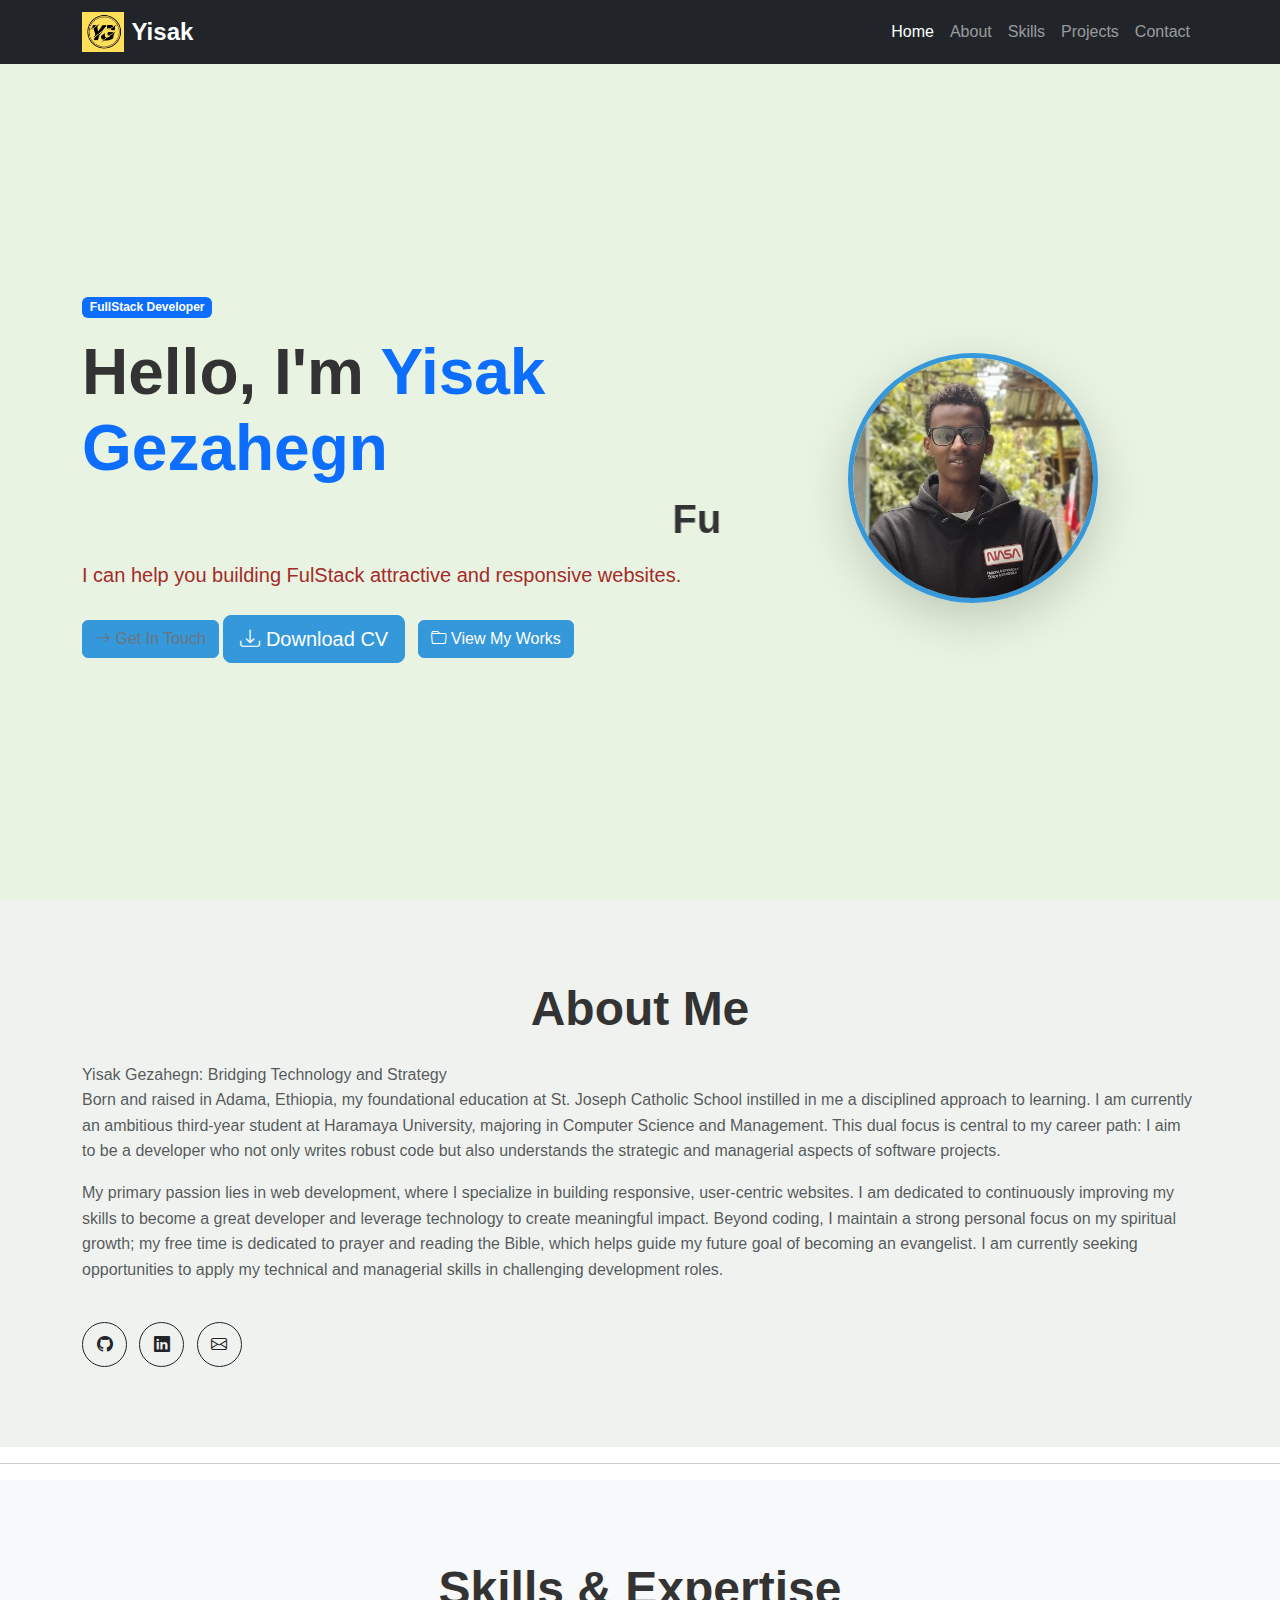
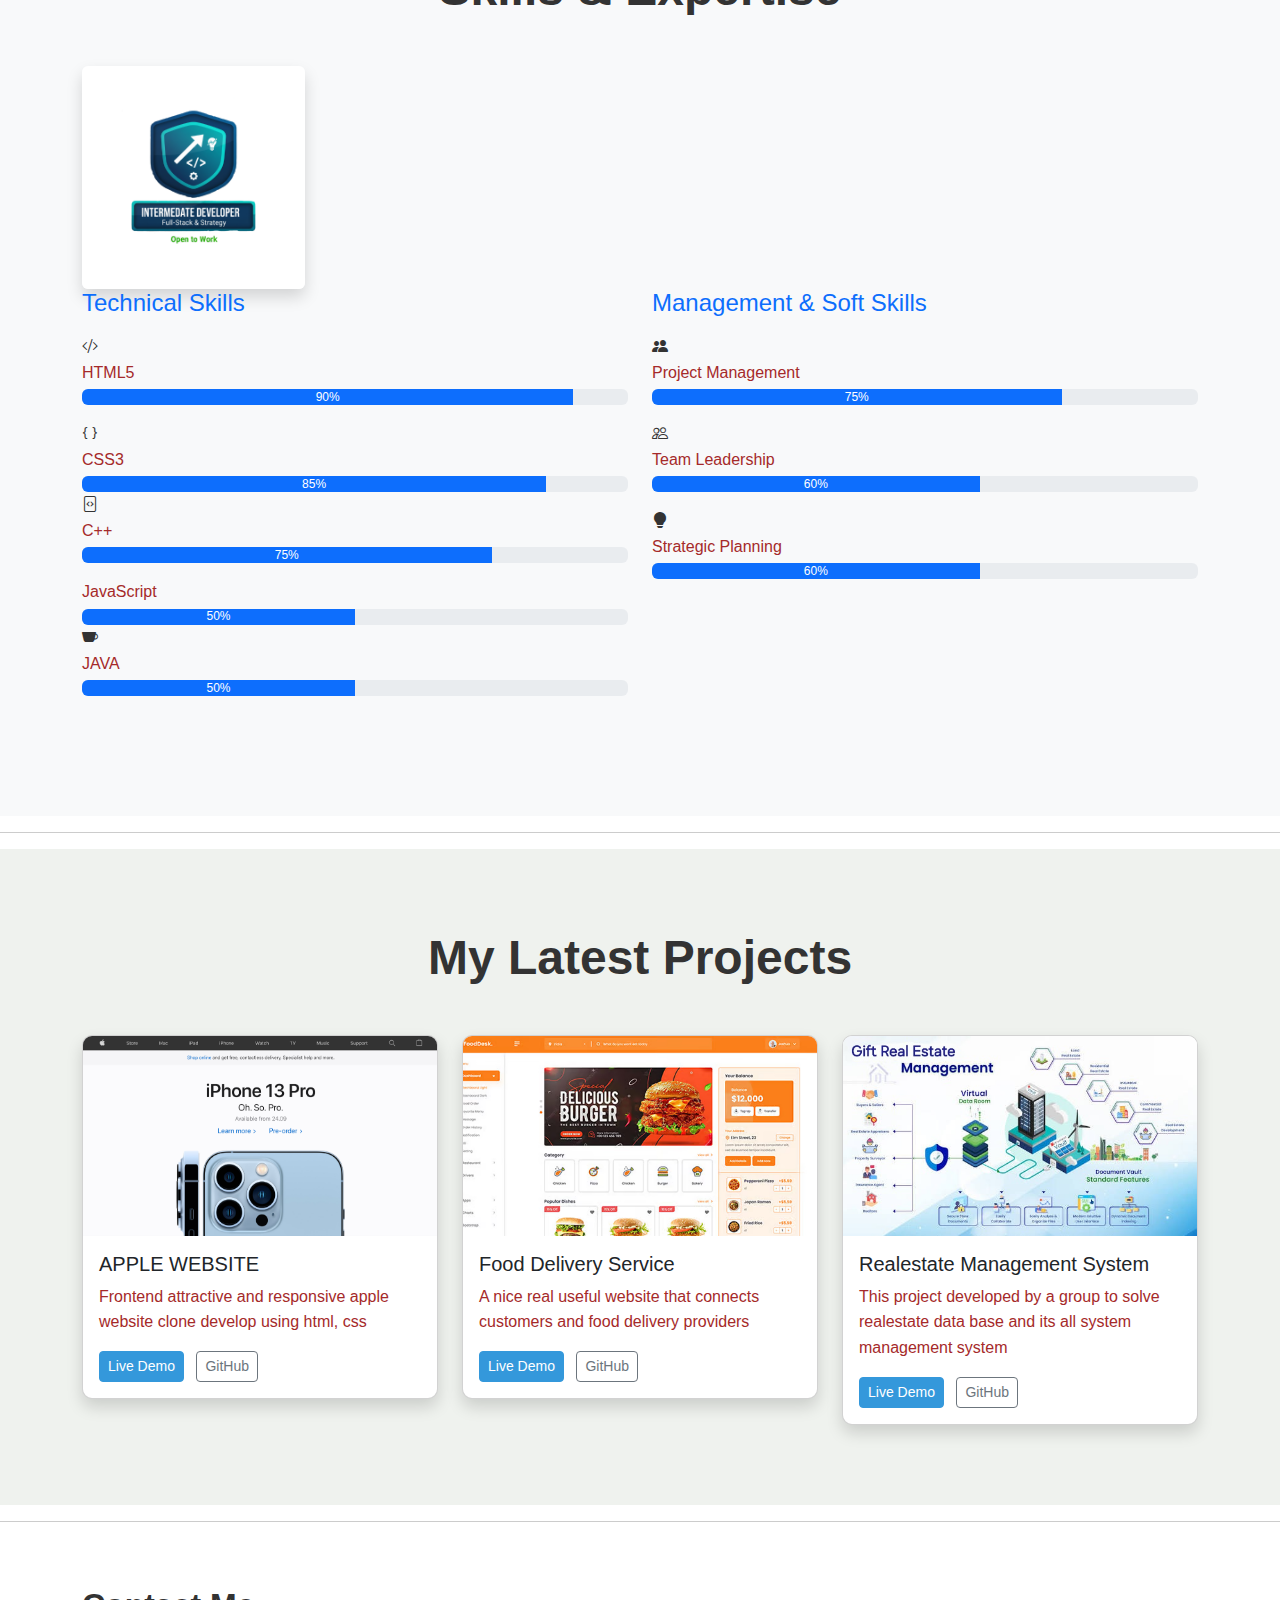
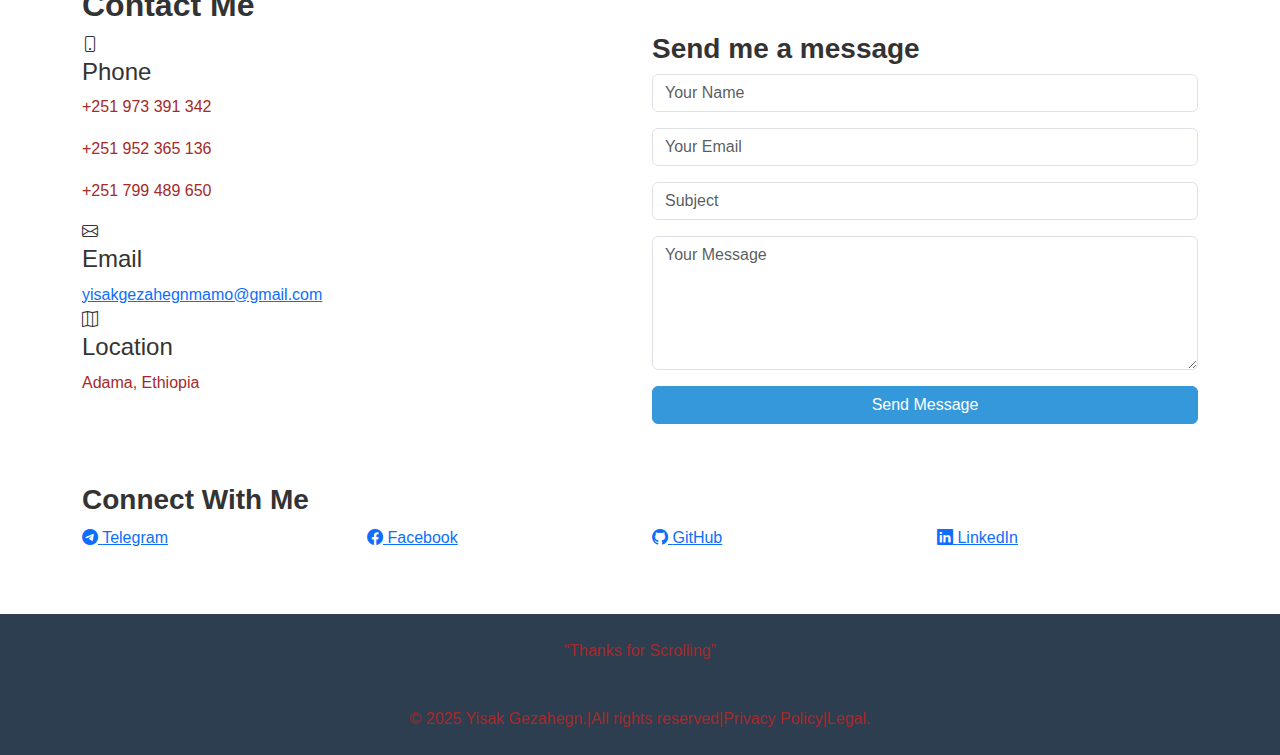
<file: index.html>
<!DOCTYPE html>
<html lang="en">
<head>
    <meta charset="UTF-8">
    <meta name="viewport" content="width=device-width, initial-scale=1.0">
    <title>Yisak Gezahegn | Full Stack Developer & Computer Scientist</title>
    <meta name="title" content="Yisak Gezahegn | Full Stack Developer & Computer Scientist">
     <meta name="description" content="Portfolio of Yisak Gezahegn, a Computer Science student at Haramaya University, Ethiopia. Specializing in Python, Web Development, and Software Engineering.">
<meta name="keywords" content="Yisak Gezahegn, Full Stack Developer Ethiopia, Haramaya University, Computer Science Student, Python Developer, Web Design, Software Engineer Ethiopia, Gospel Evangelist">
    <meta name="author" content="Yisak Gezahegn">
<meta name="viewport" content="width=device-width, initial-scale=1.0">

<meta property="og:type" content="website">
     <meta property="og:url" content="https://yisak-gezahegn.github.io/YISAK_GEZAHEGN/">
<meta property="og:title" content="Yisak Gezahegn | Full Stack Developer">
<meta property="og:description" content="Check out my portfolio. I am a Computer Science student and Developer based in Haramaya, Ethiopia.">
   <meta property="og:image" content="https://yisak-gezahegn.github.io/YISAK_GEZAHEGN/assets/images/about.jpg">

<meta property="twitter:card" content="summary_large_image">
<meta property="twitter:url" content="https://yisak-gezahegn.github.io/YISAK_GEZAHEGN/">
<meta property="twitter:title" content="Yisak Gezahegn | Full Stack Developer">
<meta property="twitter:description" content="Computer Science student at Haramaya University, Ethiopia. Passionate about code and gospel.">
<meta property="twitter:image" content="https://yisak-gezahegn.github.io/YISAK_GEZAHEGN/assets/images/about.jpg">
    <title>Yisak Gezahegn - Developer Portfolio</title>
    <link rel="stylesheet" href="https://cdn.jsdelivr.net/npm/bootstrap-icons@1.11.3/font/bootstrap-icons.min.css">
    <link href="./style/bootstrap-5.3.8-dist/css/bootstrap.min.css" rel="stylesheet">
    
    <link rel="stylesheet" href="./style/style.css">
    
    <link rel="stylesheet" href="./style/">
</head>
<body data-bs-spy="scroll" data-bs-target="#main-nav" data-bs-offset="56">

    <nav class="navbar navbar-expand-lg navbar-dark bg-dark fixed-top" id="main-nav">
        <div class="container">
          <img src="./resourse/mylogo.png" alt="Logo" class="me-2" style="height:40px; width:auto;">
            <a class="navbar-brand" href="#hero">Yisak</a>
            <button class="navbar-toggler" type="button" data-bs-toggle="collapse" data-bs-target="#navbarNav" aria-controls="navbarNav" aria-expanded="false" aria-label="Toggle navigation">
                <span class="navbar-toggler-icon"></span>
            </button>
            <div class="collapse navbar-collapse" id="navbarNav">
                <ul class="navbar-nav ms-auto">
                    <li class="nav-item"><a class="nav-link active" href="#hero">Home</a></li>
                    <li class="nav-item"><a class="nav-link" href="#about">About</a></li>
                    <li class="nav-item"><a class="nav-link" href="#skills">Skills</a></li>
                    <li class="nav-item"><a class="nav-link" href="#projects">Projects</a></li>
                    <li class="nav-item"><a class="nav-link" href="#contact">Contact</a></li>
                </ul>
            </div>
        </div>
    </nav>

    <header id="hero" class="d-flex align-items-center vh-100  text-center">
        <div class="container">
            <div class="row align-items-center">
                <div class="col-lg-7 text-lg-start">
                    <span class="badge bg-primary mb-3">FullStack Developer</span>
                    <h1 class="display-3 fw-bold">Hello, I'm <span class="text-primary">Yisak Gezahegn</span></h1><marquee behavior="scroll" direction="left"><h1 class="moving">FullStack Web Developer & Computer Scientist</h1></marquee>
                    <p class="lead mb-4">I can help you building FulStack attractive and responsive websites.</p>
                    <a href="#contact" class="bi bi-arrow-right btn btn-outline-secondary btn-primary"> Get In Touch</a>
                    <a href="./resourse/My_CV_Resume.pdf" class="bi bi-download btn btn-primary btn-lg me-2"> Download CV</a>
                    <a href="#projects" class="bi bi-folder btn btn-primary"> View My Works</a>
                </div>
                <div class="col-lg-5 mt-4 mt-lg-0">
                    <img src="./resourse/pp.jpg" class="img-fluid rounded-circle shadow-lg profile-img" alt="Yisak Gezahegn">
                </div>
            </div>
        </div>
    </header>

    <main>
        <section id="about" class="section-padding">
            <div class="container">
                <div class="row">
                    <div class="col-12 text-center">
                        <h2 class="display-5 fw-bold mb-4">About Me</h2>
                    </div>
                </div>
                <div class="row align-items-center">
                    <br class="col-lg-6">
                        <p class="text-muted"><b>Yisak Gezahegn: Bridging Technology and Strategy</b><br>Born and raised in Adama, Ethiopia, my foundational education at St. Joseph Catholic School instilled in me a disciplined approach to learning. I am currently an ambitious third-year student at Haramaya University, majoring in Computer Science and Management. This dual focus is central to my career path: I aim to be a developer who not only writes robust code but also understands the strategic and managerial aspects of software projects.</p>
                        <p class="text-muted">My primary passion lies in web development, where I specialize in building responsive, user-centric websites. I am dedicated to continuously improving my skills to become a great developer and leverage technology to create meaningful impact. Beyond coding, I maintain a strong personal focus on my spiritual growth; my free time is dedicated to prayer and reading the Bible, which helps guide my future goal of becoming an evangelist. I am currently seeking opportunities to apply my technical and managerial skills in challenging development roles.</p>
                        <div class="social-icons mt-4">
                            <a href="https://github.com/Yisak-Gezahegn" class="btn btn-outline-dark btn-social"><i class="bi bi-github"></i></a>
                            <a href="https://t.me/Yisak_gezahegn" class="btn btn-outline-dark btn-social"><i class="bi bi-linkedin"></i></a>
                            <a href="https://yisakgezahegnmamo@gmail.com" class="btn btn-outline-dark btn-social"><i class="bi bi-envelope"></i></a>
                        </div>
                    </div>
                    
                </div>
            </div>
        </section>
        
        <hr/>

        <section id="skills" class="section-padding bg-light">
            <div class="container">
                <div class="row">
                    <div class="col-12 text-center">
                        <h2 class="display-5 fw-bold mb-5">Skills & Expertise</h2>
                    </div>
                </div>
<div class="col-lg-6 mt-4 mt-lg-0">
                        <img src="./resourse/professional status.png"  class="img-fluid rounded shadow" alt="professional
" width="40%">
                    </div>
                <div class="row">
                    <div class="col-lg-6 mb-4">
                        <h3 class="h4 mb-3 text-primary">Technical Skills</h3>
                        <div class="skill-item mb-3">
                            <i class="bi bi-code-slash"></i>
                            <p class="mb-1">HTML5</p>
                            <div class="progress" role="progressbar" aria-label="Skill 1" aria-valuenow="90" aria-valuemin="0" aria-valuemax="100">
                                <div class="progress-bar  good" style="width: 90%">90%</div>
                            </div>
                        </div>
                        <div class="skill-item mb-3">
                            <i class="bi bi-braces"></i>
                            <p class="mb-1">CSS3</p>
                            <div class="progress" role="progressbar" aria-label="Skill 2" aria-valuenow="75" aria-valuemin="0" aria-valuemax="100">
                                <div class="progress-bar good" style="width: 85%">85%</div>
                            </div>
                            <div class="skill-item mb-3">
                                <i class="bi bi-file-code"></i>
                            <p class="mb-1">C++</p>
                            <div class="progress" role="progressbar" aria-label="Skill 1" aria-valuenow="90" aria-valuemin="0" aria-valuemax="100">
                                <div class="progress-bar meddium" style="width: 75%">75%</div>
                            </div>
                        </div>
                        <div class="skill-item mb-3">
                            <i class="bi bi-javascript"></i>
                            <p class="mb-1">JavaScript</p>
                            <div class="progress" role="progressbar" aria-label="Skill 1" aria-valuenow="90" aria-valuemin="0" aria-valuemax="100">
                                <div class="progress-bar low" style="width: 50%">50%</div>
                            </div>
                            <div class="skill-item mb-3">
                                <i class="bi bi-cup-fill"></i>
                            <p class="mb-1">JAVA</p>
                            <div class="progress" role="progressbar" aria-label="Skill 1" aria-valuenow="90" aria-valuemin="0" aria-valuemax="100">
                                <div class="progress-bar low" style="width: 50%">50%</div>
                            </div>
                        </div>
                        </div>
                        </div>
                        </div>

                    <div class="col-lg-6 mb-4">
                        <h3 class="h4 mb-3 text-primary">Management &amp; Soft Skills</h3>
                        <div class="skill-item mb-3">
                                <i class="bi bi-people-fill"></i>
                            <p class="mb-1">Project Management</p>
                            <div class="progress" role="progressbar" aria-label="Project Management" aria-valuenow="75" aria-valuemin="0" aria-valuemax="100">
                                <div class="progress-bar meddium" style="width: 75%">75%</div>
                            </div>
                        </div>
                        <div class="skill-item mb-3">
                            <i class="bi bi-people"></i>
                            <p class="mb-1">Team Leadership</p>
                            <div class="progress" role="progressbar" aria-label="Team Leadership" aria-valuenow="75" aria-valuemin="0" aria-valuemax="100">
                                <div class="progress-bar low" style="width: 60%">60%</div>
                            </div>
                        </div>
                        <div class="skill-item mb-3">
                            <i class="bi bi-lightbulb-fill"></i>
                            <p class="mb-1">Strategic Planning</p>
                            <div class="progress" role="progressbar" aria-label="Strategic Planning" aria-valuenow="75" aria-valuemin="0" aria-valuemax="100">
                                <div class="progress-bar low" style="width: 60%">60%</div>
                            </div>
                        </div>
                    </div>
                </div>
            </div>
        </section>

        <hr/>

        <section id="projects" class="section-padding">
            <div class="container">
                <div class="row">
                    <div class="col-12 text-center">
                        <h2 class="display-5 fw-bold mb-5">My Latest Projects</h2>
                    </div>
                </div>
                <div class="row g-4">
                    <div class="col-lg-4 col-md-6">
                        <div class="card shadow project-card">
                            <img src="./resourse/apple webbsite.png" class="card-img-top" alt="

[Image of Project 1 Interface]
">
                            <div class="card-body">
                                <h5 class="card-title">APPLE WEBSITE</h5>
                                <p class="card-text">Frontend attractive and responsive apple website clone develop using html, css</p>
                                <a href="./resourse/index2.html" class="btn btn-primary btn-sm me-2">Live Demo</a>
                                <a href="https://github.com/Yisak-Gezahegn/applewebpage" class="btn btn-outline-secondary btn-sm">GitHub</a>
                            </div>
                        </div>
                    </div>
                    
                    <div class="col-lg-4 col-md-6">
                        <div class="card shadow project-card">
                            <img src="./resourse/food-delivery-web-design.avif" class="card-img-top" alt="

[Image of Project 2 Interface]
">
                            <div class="card-body">
                                <h5 class="card-title">Food Delivery Service</h5>
                                <p class="card-text">A nice real useful website that connects customers and food delivery providers</p>
                                <a href="http://ethiofood.infinityfree.me/" class="btn btn-primary btn-sm me-2">Live Demo</a>
                                <a href="https://github.com/Yisak-Gezahegn/applewebpage" class="btn btn-outline-secondary btn-sm">GitHub</a>
                            </div>
                        </div>
                    </div>

                    <div class="col-lg-4 col-md-6">
                        <div class="card shadow project-card">
                            <img src="./resourse/real estate.jpeg" class="card-img-top" alt="Image of Project 3 Interface">
                            <div class="card-body">
                                <h5 class="card-title">Realestate Management System</h5>
                                <p class="card-text">This project developed by a group to solve realestate data base and its all system management system</p>
                                <a href="#" class="btn btn-primary btn-sm me-2">Live Demo</a>
                                <a href="#" class="btn btn-outline-secondary btn-sm">GitHub</a>
                            </div>
                        </div>
                    </div>
                </div>
            </div>
        </section>

        <hr/>

        <section id="contact" class="contact-section py-5">
            <div class="container">
                <h2 class="section-title">Contact Me</h2>
                <div class="row contact-content">
                    <div class="col-lg-6 mb-4">
                        <div class="contact-info">
                            <div class="contact-item">
                                <div class="contact-icon">
                                    <i class="phone bi-phone"></i>
                                </div>
                                <div class="contact-details">
                                    <h4>Phone</h4>
                                    <p>+251 973 391 342</p>
                                    <p>+251 952 365 136</p>
                                    <p>+251 799 489 650</p>
                                </div>
                            </div>
                            <div class="contact-item">
                                <div class="contact-icon">
                                    <i class="email bi bi-envelope"></i>
                                </div>
                                <div class="contact-details">
                                    <h4>Email</h4>
                                    <a href="mailto:yisakgezahegnmamo@gmail.com">yisakgezahegnmamo@gmail.com</a>
                                </div>
                            </div>
                            <div class="contact-item">
                                <div class="contact-icon">
                                    <i class="location bi-map"></i>
                                </div>
                                <div class="contact-details">
                                    <h4>Location</h4>
                                    <p>Adama, Ethiopia</p>
                                </div>
                            </div>
                        </div>
                    </div>
                    <div class="col-lg-6">
                        <div class="contact-form-container">
                            <h3>Send me a message</h3>
                            <form action="https://formspree.io/f/mojvobpr" method="POST" class="contact-form">
    
    <div class="mb-3">
        <input 
            type="text" 
            name="name" 
            class="form-control" 
            placeholder="Your Name" 
            required 
        />
    </div>

    <div class="mb-3">
        <input 
            type="email" 
            name="email" 
            class="form-control" 
            placeholder="Your Email" 
            required 
        />
    </div>

    <div class="mb-3">
        <input 
            type="text" 
            name="subject" 
            class="form-control" 
            placeholder="Subject" 
            required 
        />
    </div>

    <div class="mb-3">
        <textarea 
            name="message" 
            class="form-control" 
            placeholder="Your Message" 
            rows="5" 
            required
        ></textarea>
    </div>

    <button type="submit" class="btn btn-primary w-100">
        Send Message
    </button>
</form>
                        </div>
                    </div>
                </div>
                <div class="social-media mt-5">
                    <h3>Connect With Me</h3>
                    <div class="row social-links">
                        <div class="col-sm-3 col-6 mb-3">
                            <a href="https://t.me/@Yisak_gezahegn" class="social-link">
                                <i class="bi bi-telegram"></i>
                                <span>Telegram</span>
                            </a>
                        </div>
                        <div class="col-sm-3 col-6 mb-3">
                            <a
                                href="https://m.facebook.com/YisakGezahegn/"
                                class="social-link"
                            >
                                <i class="bi bi-facebook"></i>
                                <span>Facebook</span>
                            </a>
                        </div>
                        <div class="col-sm-3 col-6 mb-3">
                            <a href="https://github.com/Yisak-Gezahegn" class="social-link">
                                <i class="bi bi-github"></i>
                                <span>GitHub</span>
                            </a>
                        </div>
                        <div class="col-sm-3 col-6 mb-3">
                            <a
                                href="#"
                                class="social-link"
                            >
                                <i class="bi bi-linkedin"></i>
                                <span>LinkedIn</span>
                            </a>
                        </div>
                    </div>
                </div>
            </div>
        </section>
    </main>

    <footer class="text-center py-4 text-white">
        <div class="container">
          <p><b>“Thanks for Scrolling”</b></p><br>
            <p class="mb-0">&copy; 2025 Yisak Gezahegn.|All rights reserved|Privacy Policy|Legal.</p>
        </div>
    </footer>

  
</body>
</html>
</file>
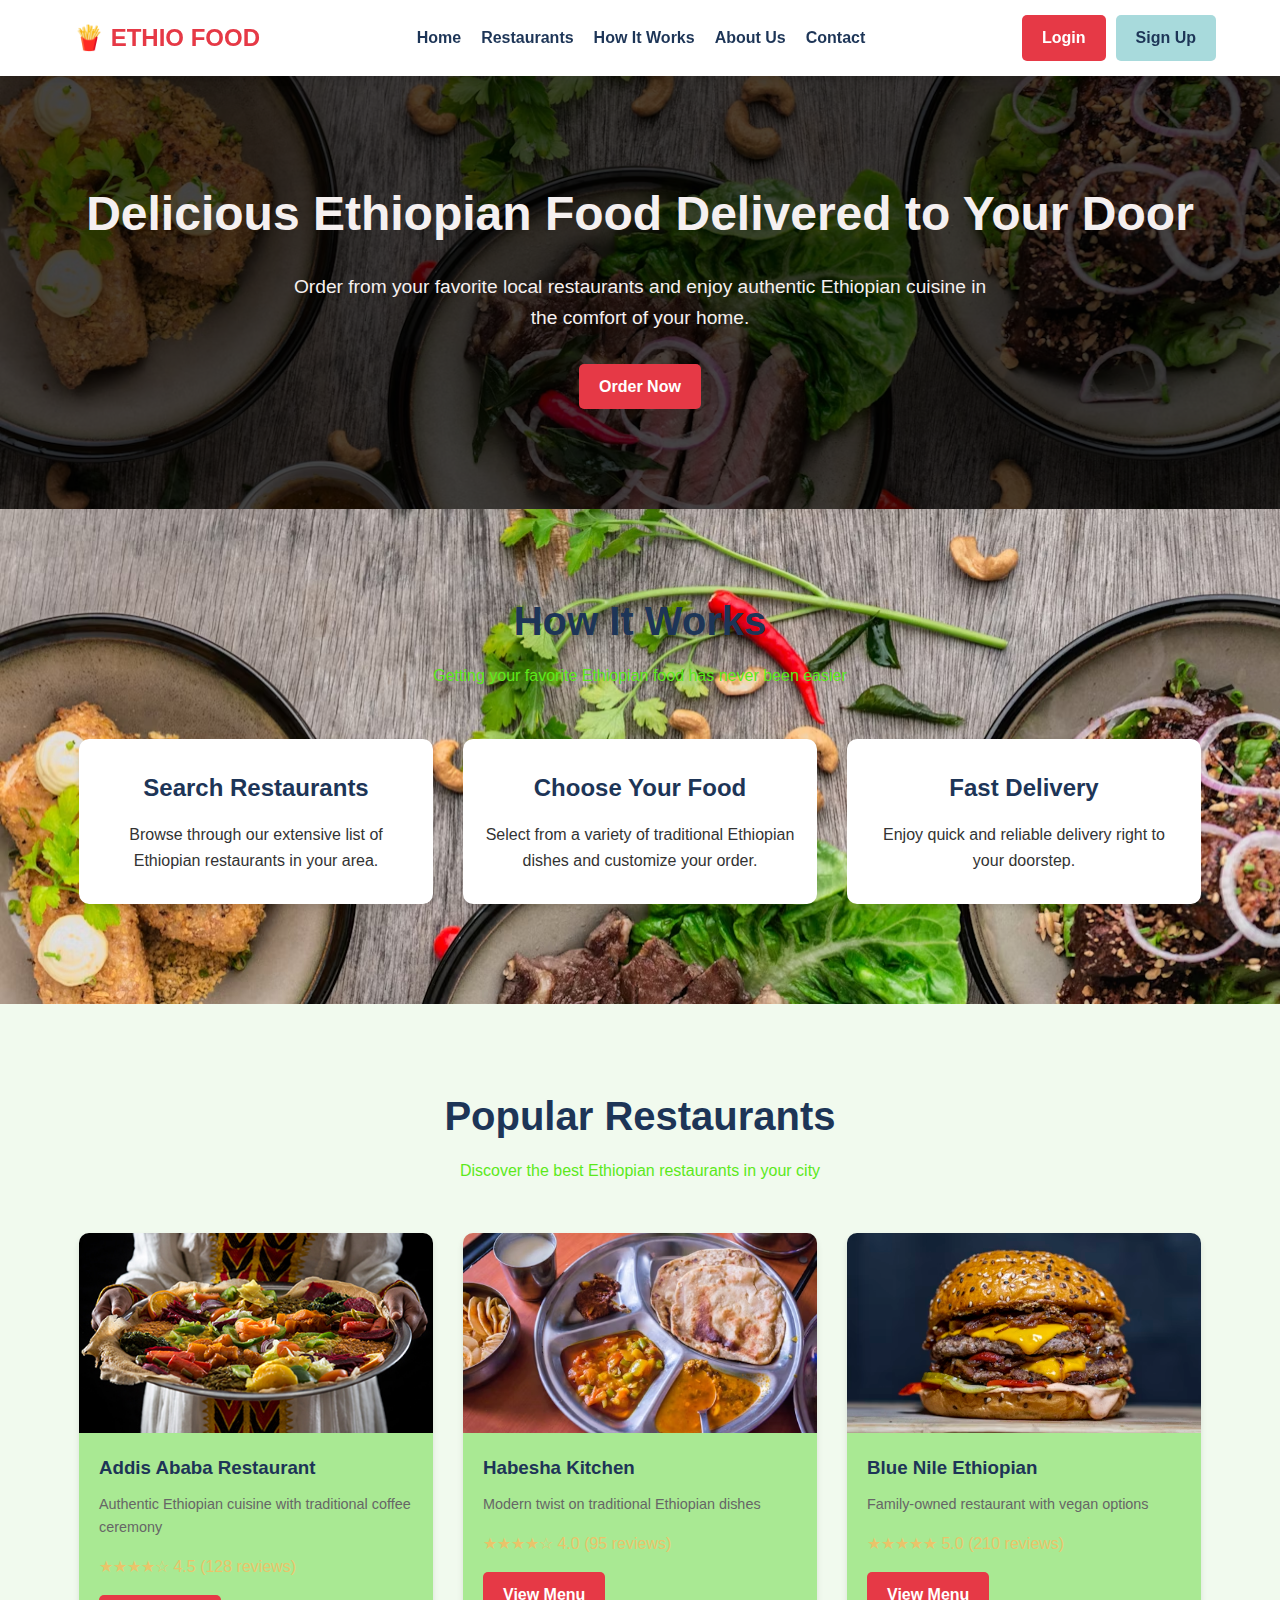
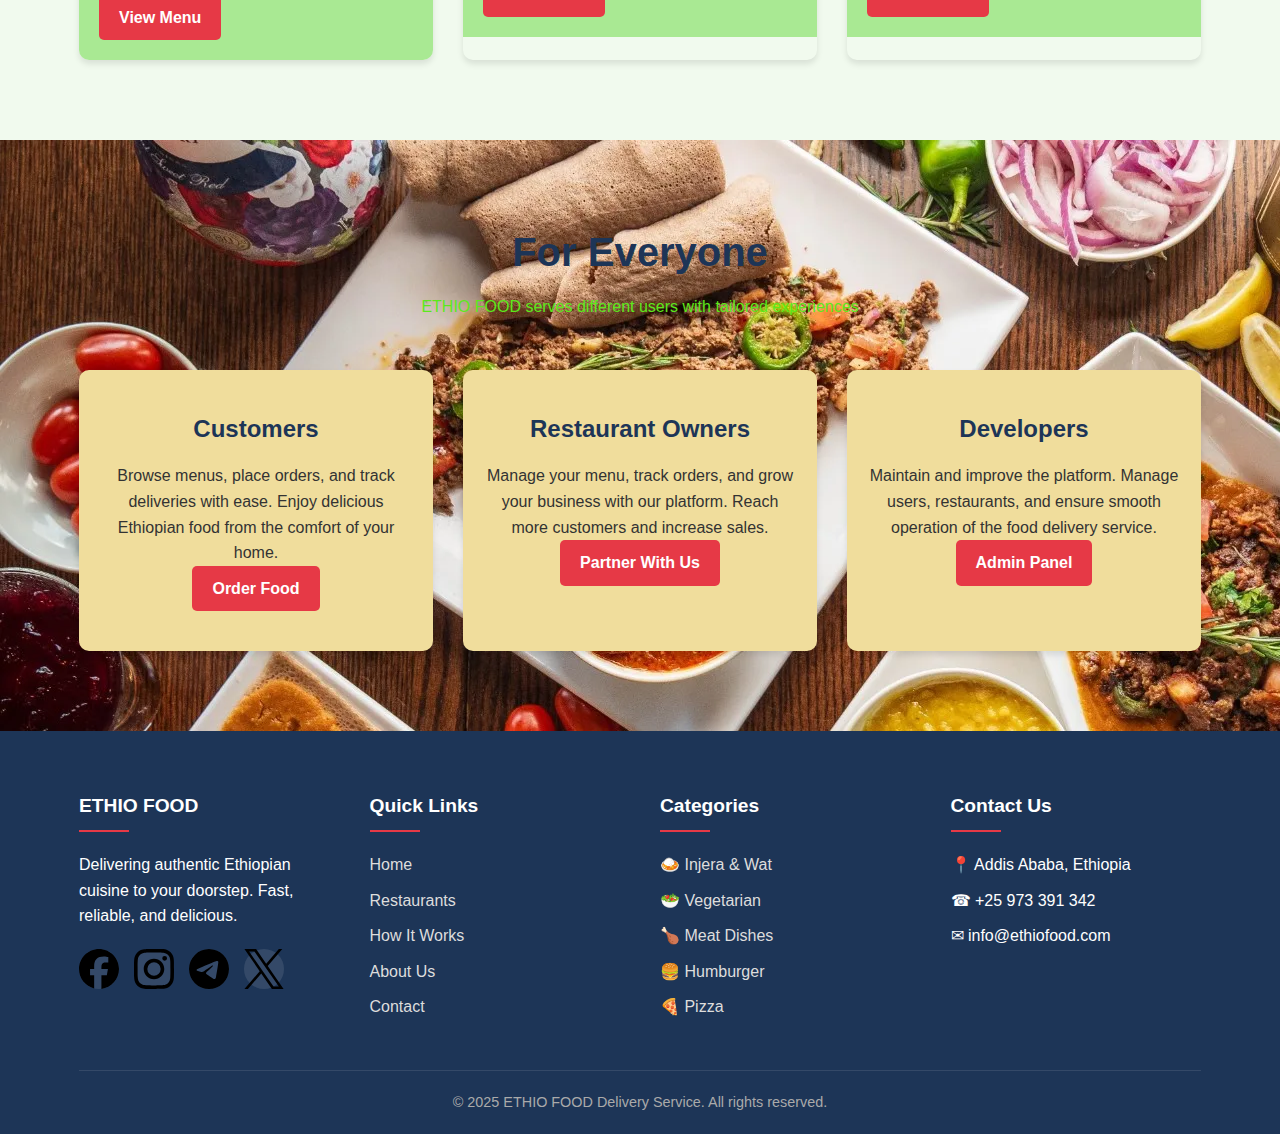
<file: resourse/WEB PROJECT/index.html>
<!DOCTYPE html>
<html lang="en">
<head>
    <meta charset="UTF-8">
    <meta name="viewport" content="width=device-width, initial-scale=1.0">
    <title>ETHIO Food Delivery Service</title>
    <link rel="stylesheet" href="style.css">
</head>
<body>

    <header>
        <div class="container header-container">
            <a href="#" class="logo">
                <i class="fas fa-utensils"></i>
              &#127839 ETHIO FOOD
            </a>
            
            <div class="mobile-menu">
                <i class="fas fa-bars"></i>
            </div>
            
            <nav>
                <ul>
                    <li><a href="#">Home</a></li>
                    <li><a href="#">Restaurants</a></li>
                    <li><a href="#">How It Works</a></li>
                    <li><a href="#">About Us</a></li>
                    <li><a href="#">Contact</a></li>
                </ul>
            </nav>
            
            <div class="auth-buttons">
                <a href="./other parts/login.html" class="btn">Login</a>
                <a href="./other parts/login.html" class="btn btn-secondary">Sign Up</a>
            </div>
        </div>
    </header>

    
    <section class="hero">
        <div class="container">
            <h1>Delicious Ethiopian Food Delivered to Your Door</h1>
            <p>Order from your favorite local restaurants and enjoy authentic Ethiopian cuisine in the comfort of your home.</p>
            <a href="./other parts/order.html" class="btn">Order Now</a>
        </div>
    </section>

   
    <section class="features">
        <div class="container">
            <div class="section-title">
                <h2>How It Works</h2>
                <p>Getting your favorite Ethiopian food has never been easier</p>
            </div>
            
            <div class="features-grid">
              <div class="search-bar">
                <div class="feature card">
                    <i class="fas fa-search-location"></i>
                    <h3>Search Restaurants</h3>
                    <p>Browse through our extensive list of Ethiopian restaurants in your area.</p>
                </div>
                </div>
                <div class="feature card">
                    <i class="fas fa-utensils"></i>
                    <h3>Choose Your Food</h3>
                    <p>Select from a variety of traditional Ethiopian dishes and customize your order.</p>
                </div>
                
                <div class="feature card">
                    <i class="fas fa-truck"></i>
                    <h3>Fast Delivery</h3>
                    <p>Enjoy quick and reliable delivery right to your doorstep.</p>
                </div>
            </div>
        </div>
    </section>

  
    <section class="restaurants">
        <div class="container">
            <div class="section-title">
                <h2>Popular Restaurants</h2>
                <p>Discover the best Ethiopian restaurants in your city</p>
            </div>
            
            <div class="restaurants-grid">
                <div class="restaurant-card">
                    <div class="restaurant-img" style="background-image: url('./image/Vegetarischgerecht-450x300px.jpg');"></div>
                    <div class="restaurant-info">
                        <h3>Addis Ababa Restaurant</h3>
                        <p>Authentic Ethiopian cuisine with traditional coffee ceremony</p>
                        <div class="rating">
                            &#9733;&#9733;&#9733;&#9733;&#9734;
                            <span>4.5 (128 reviews)</span>
                        </div>
                        <a href="#" class="btn">View Menu</a>
                    </div>
                </div>
                
                <div class="restaurant-card">
                    <div class="restaurant-img" style="background-image: url('./image/res_food_back.avif');"></div>
                    <div class="restaurant-info">
                        <h3>Habesha Kitchen</h3>
                        <p>Modern twist on traditional Ethiopian dishes</p>
                        <div class="rating">
                            &#9733;&#9733;&#9733;&#9733;&#9734;
                            <span>4.0 (95 reviews)</span>
                        </div>
                        <a href="#" class="btn">View Menu</a>
                    </div>
                </div>
                
                <div class="restaurant-card">
                    <div class="restaurant-img" style="background-image: url('./image/res_food_back2.avif');"></div>
                    <div class="restaurant-info">
                        <h3>Blue Nile Ethiopian</h3>
                        <p>Family-owned restaurant with vegan options</p>
                        <div class="rating">
                            &#9733;&#9733;&#9733;&#9733;&#9733;
                            <span>5.0 (210 reviews)</span>
                        </div>
                        <a href="#" class="btn">View Menu</a>
                    </div>
                </div>
            </div>
        </div>
    </section>

    
    <section class="user-types">
        <div class="container">
            <div class="section-title">
                <h2>For Everyone</h2>
                <p>ETHIO FOOD serves different users with tailored experiences</p>
            </div>
            
            <div class="user-types-grid">
                <div class="user-type">
                    <i class="fas fa-user"></i>
                    <h3>Customers</h3>
                    <p>Browse menus, place orders, and track deliveries with ease. Enjoy delicious Ethiopian food from the comfort of your home.</p>
                    <a href="#" class="btn">Order Food</a>
                </div>
                
                <div class="user-type">
                    <i class="fas fa-store"></i>
                    <h3>Restaurant Owners</h3>
                    <p>Manage your menu, track orders, and grow your business with our platform. Reach more customers and increase sales.</p>
                    <a href="#" class="btn">Partner With Us</a>
                </div>
                
                <div class="user-type">
                    <i class="fas fa-code"></i>
                    <h3>Developers</h3>
                    <p>Maintain and improve the platform. Manage users, restaurants, and ensure smooth operation of the food delivery service.</p>
                    <a href="#" class="btn">Admin Panel</a>
                </div>
            </div>
        </div>
    </section>

  
    <footer>
        <div class="container">
            <div class="footer-grid">
                <div class="footer-col">
                    <h3>ETHIO FOOD</h3>
                    <p>Delivering authentic Ethiopian cuisine to your doorstep. Fast, reliable, and delicious.</p>
                    <div class="social-links">
                        <a href="#"><img src="./image/facebook.svg" alt="#"></a>
                        <a href="#"><img src="./image/instagram.svg" alt="#"></a>
                        <a href="#"><img src="./image/telegram.svg" alt="#"></a>
                        <a href="#"><img src="./image/twitter.svg" alt="#"></a>
                    </div>
                </div>
                
                <div class="footer-col">
                    <h3>Quick Links</h3>
                    <ul>
                        <li><a href="#">Home</a></li>
                        <li><a href="#">Restaurants</a></li>
                        <li><a href="#">How It Works</a></li>
                        <li><a href="#">About Us</a></li>
                        <li><a href="#">Contact</a></li>
                    </ul>
                </div>
                
                <div class="footer-col">
                    <h3>Categories</h3>
                    <ul>
                        <li><a href="#">	&#127835 Injera & Wat</a></li>
                        <li><a href="#">	&#129367 Vegetarian</a></li>
                        <li><a href="#">&#127831 Meat Dishes</a></li>
                        <li><a href="#">&#127828 Humburger</a></li>
                        <li><a href="#">&#127829 Pizza</a></li>
                    </ul>
                </div>
                
                <div class="footer-col">
                    <h3>Contact Us</h3>
                    <ul>
                        <li>📍 Addis Ababa, Ethiopia</li>
                        <li>☎ +25 973 391 342</li>
                        <li>✉ info@ethiofood.com</li>
                    </ul>
                </div>
            </div>
            
            <div class="copyright">
                <p>&copy; 2025 ETHIO FOOD Delivery Service. All rights reserved.</p>
            </div>
        </div>
    </footer>
</body>
</html>
</file>
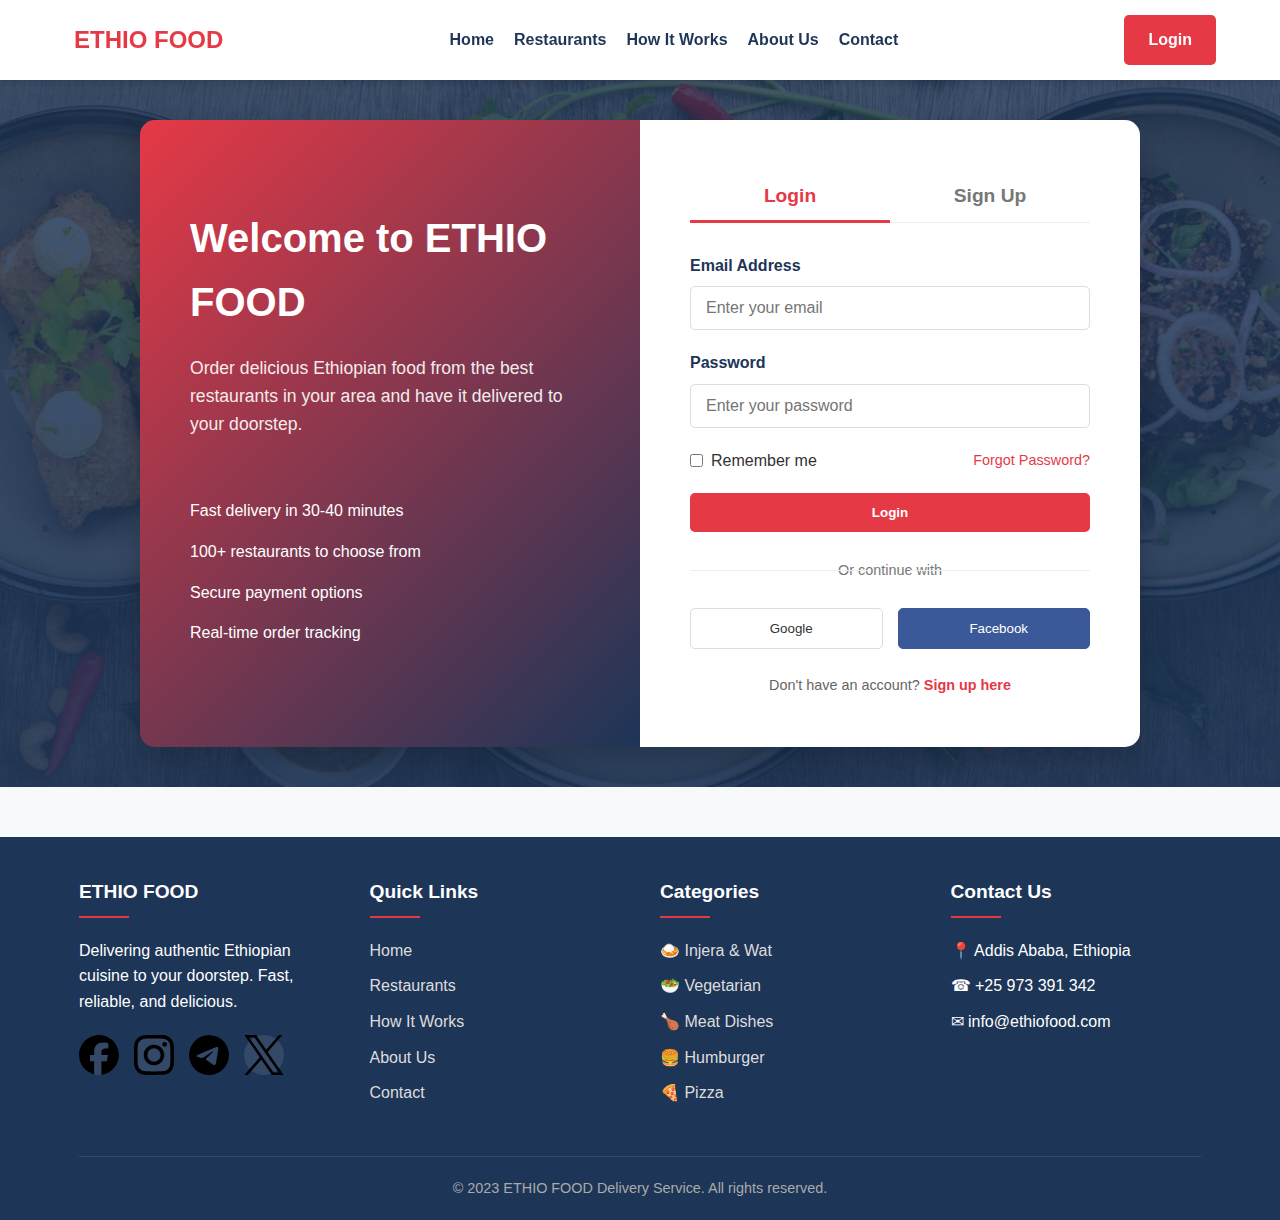
<file: resourse/WEB PROJECT/other parts/login.html>
<!DOCTYPE html>
<html lang="en">
<head>
    <meta charset="UTF-8">
    <meta name="viewport" content="width=device-width, initial-scale=1.0">
    <title>Login - ETHIO FOOD</title>
    <link rel="stylesheet" href="all.css">
    
</head>
<body>
    
    <header>
        <div class="container header-container">
            <a href="index.html" class="logo">
                <i class="fas fa-utensils"></i>
                ETHIO FOOD
            </a>
            
            <div class="mobile-menu">
                <i class="fas fa-bars"></i>
            </div>
            
            <nav>
                <ul>
                    <li><a href="index.html">Home</a></li>
                    <li><a href="restaurants.html">Restaurants</a></li>
                    <li><a href="how-it-works.html">How It Works</a></li>
                    <li><a href="about.html">About Us</a></li>
                    <li><a href="contact.html">Contact</a></li>
                </ul>
            </nav>
            
            <div class="auth-buttons">
                <a href="login.html" class="btn">Login</a>
            </div>
        </div>
    </header>

    
    <section class="auth-section">
        <div class="auth-container">
            
            <div class="auth-welcome">
                <h1>Welcome to ETHIO FOOD</h1>
                <p>Order delicious Ethiopian food from the best restaurants in your area and have it delivered to your doorstep.</p>
                
                <ul class="auth-features">
                    <li>Fast delivery in 30-40 minutes</li>
                    <li>100+ restaurants to choose from</li>
                    <li>Secure payment options</li>
                    <li>Real-time order tracking</li>
                </ul>
            </div>
            
           
            <div class="auth-forms">
                <div class="form-container">
                    
                    <div class="form-toggle">
                        <button class="toggle-btn active" data-form="login">Login</button>
                        <button class="toggle-btn" data-form="signup">Sign Up</button>
                    </div>
                    
                   
                    <form class="auth-form active" id="login-form">
                        <div class="form-group">
                            <label class="form-label" for="login-email">Email Address</label>
                            <input type="email" id="login-email" class="form-input" placeholder="Enter your email" required>
                        </div>
                        
                        <div class="form-group">
                            <label class="form-label" for="login-password">Password</label>
                            <input type="password" id="login-password" class="form-input" placeholder="Enter your password" required>
                        </div>
                        
                        <div class="form-options">
                            <div class="remember-me">
                                <input type="checkbox" id="remember-me">
                                <label for="remember-me">Remember me</label>
                            </div>
                            <a href="forgot-password.html" class="forgot-password">Forgot Password?</a>
                        </div>
                        
                        <button type="submit" class="btn">Login</button>
                        
                        <div class="divider">
                            <span>Or continue with</span>
                        </div>
                        
                        <div class="social-login">
                            <button type="button" class="social-btn google">
                                <i class="fab fa-google"></i>
                                Google
                            </button>
                            <button type="button" class="social-btn facebook">
                                <i class="fab fa-facebook-f"></i>
                                Facebook
                            </button>
                        </div>
                        
                        <div class="form-footer">
                            Don't have an account? <a href="#" class="switch-form" data-form="signup">Sign up here</a>
                        </div>
                    </form>
                    
                    
                    <form class="auth-form" id="signup-form">
                        <div class="form-group">
                            <label class="form-label" for="signup-name">Full Name</label>
                            <input type="text" id="signup-name" class="form-input" placeholder="Enter your full name" required>
                        </div>
                        
                        <div class="form-group">
                            <label class="form-label" for="signup-email">Email Address</label>
                            <input type="email" id="signup-email" class="form-input" placeholder="Enter your email" required>
                        </div>
                        
                        <div class="form-group">
                            <label class="form-label" for="signup-phone">Phone Number</label>
                            <input type="tel" id="signup-phone" class="form-input" placeholder="Enter your phone number" required>
                        </div>
                        
                        <div class="form-group">
                            <label class="form-label" for="signup-password">Password</label>
                            <input type="password" id="signup-password" class="form-input" placeholder="Create a password" required>
                        </div>
                        
                        <div class="form-group">
                            <label class="form-label" for="signup-confirm">Confirm Password</label>
                            <input type="password" id="signup-confirm" class="form-input" placeholder="Confirm your password" required>
                        </div>
                        
                        <div class="form-group">
                            <div class="remember-me">
                                <input type="checkbox" id="terms" required>
                                <label for="terms">I agree to the <a href="terms.html">Terms of Service</a> and <a href="privacy.html">Privacy Policy</a></label>
                            </div>
                        </div>
                        
                        <button type="submit" class="btn">Create Account</button>
                        
                        <div class="divider">
                            <span>Or continue with</span>
                        </div>
                        
                        <div class="social-login">
                            <button type="button" class="social-btn google">
                                #&#xF1A0;
                                Google
                            </button>
                            <button type="button" class="social-btn facebook">
                                #&#xF09A;
                                Facebook
                            </button>
                        </div>
                        
                        <div class="form-footer">
                            Already have an account? <a href="#" class="switch-form" data-form="login">Login here</a>
                        </div>
                    </form>
                </div>
            </div>
        </div>
    </section>

   
    <footer>
        <div class="container">
            <div class="footer-grid">
                <div class="footer-col">
                    <h3>ETHIO FOOD</h3>
                    <p>Delivering authentic Ethiopian cuisine to your doorstep. Fast, reliable, and delicious.</p>
                    <div class="social-links">
                        <a href="#"><img src="../image/facebook.svg" alt="#"></a>
                        <a href="#"><img src="../image/instagram.svg" alt="#"></a>
                        <a href="#"><img src="../image/telegram.svg" alt="#"></a>
                        <a href="#"><img src="../image/twitter.svg" alt="#"></a>
                    </div>
                </div>
                
                <div class="footer-col">
                    <h3>Quick Links</h3>
                    <ul>
                        <li><a href="index.html">Home</a></li>
                        <li><a href="restaurants.html">Restaurants</a></li>
                        <li><a href="how-it-works.html">How It Works</a></li>
                        <li><a href="about.html">About Us</a></li>
                        <li><a href="contact.html">Contact</a></li>
                    </ul>
                </div>
                
                <div class="footer-col">
                    <h3>Categories</h3>
                    <ul>
                        <li><a href="#">&#127835 Injera & Wat</a></li>
                        <li><a href="#">&#129367 Vegetarian</a></li>
                        <li><a href="#">&#127831 Meat Dishes</a></li>
                        <li><a href="#">&#127828 Humburger</a></li>
                        <li><a href="#">&#127829 Pizza</a></li>
                    </ul>
                </div>
                
                <div class="footer-col">
                    <h3>Contact Us</h3>
                   <ul>
                        <li>📍 Addis Ababa, Ethiopia</li>
                        <li>☎ +25 973 391 342</li>
                        <li>✉ info@ethiofood.com</li>
                    </ul>
                </div>
            </div>
            
            <div class="copyright">
                <p>&copy; 2023 ETHIO FOOD Delivery Service. All rights reserved.</p>
            </div>
        </div>
    </footer>

    <script>
        
        document.querySelector('.mobile-menu').addEventListener('click', function() {
            document.querySelector('nav').classList.toggle('active');
        });

       
        const toggleButtons = document.querySelectorAll('.toggle-btn');
        const authForms = document.querySelectorAll('.auth-form');
        const switchFormLinks = document.querySelectorAll('.switch-form');

        function switchForm(formType) {
           
            toggleButtons.forEach(button => {
                if (button.dataset.form === formType) {
                    button.classList.add('active');
                } else {
                    button.classList.remove('active');
                }
            });
            
            
            authForms.forEach(form => {
                if (form.id === `${formType}-form`) {
                    form.classList.add('active');
                } else {
                    form.classList.remove('active');
                }
            });
        }

        
        toggleButtons.forEach(button => {
            button.addEventListener('click', function() {
                switchForm(this.dataset.form);
            });
        });

        
        switchFormLinks.forEach(link => {
            link.addEventListener('click', function(e) {
                e.preventDefault();
                switchForm(this.dataset.form);
            });
        });

        
        document.getElementById('login-form').addEventListener('submit', function(e) {
            e.preventDefault();
            const email = document.getElementById('login-email').value;
            const password = document.getElementById('login-password').value;
            
            
            alert(`Login attempted with:\nEmail: ${email}\nPassword: ${password}\n\nIn a real application, this would authenticate the user.`);
        });

        document.getElementById('signup-form').addEventListener('submit', function(e) {
            e.preventDefault();
            const name = document.getElementById('signup-name').value;
            const email = document.getElementById('signup-email').value;
            const phone = document.getElementById('signup-phone').value;
            const password = document.getElementById('signup-password').value;
            
          
            alert(`Sign up attempted with:\nName: ${name}\nEmail: ${email}\nPhone: ${phone}\nPassword: ${password}\n\nIn a real application, this would create a new user account.`);
        });

        
        document.querySelectorAll('.social-btn').forEach(button => {
            button.addEventListener('click', function() {
                const provider = this.classList.contains('google') ? 'Google' : 'Facebook';
                alert(`In a real application, this would redirect to ${provider} authentication.`);
            });
        });
    </script>
</body>
</html>
</file>
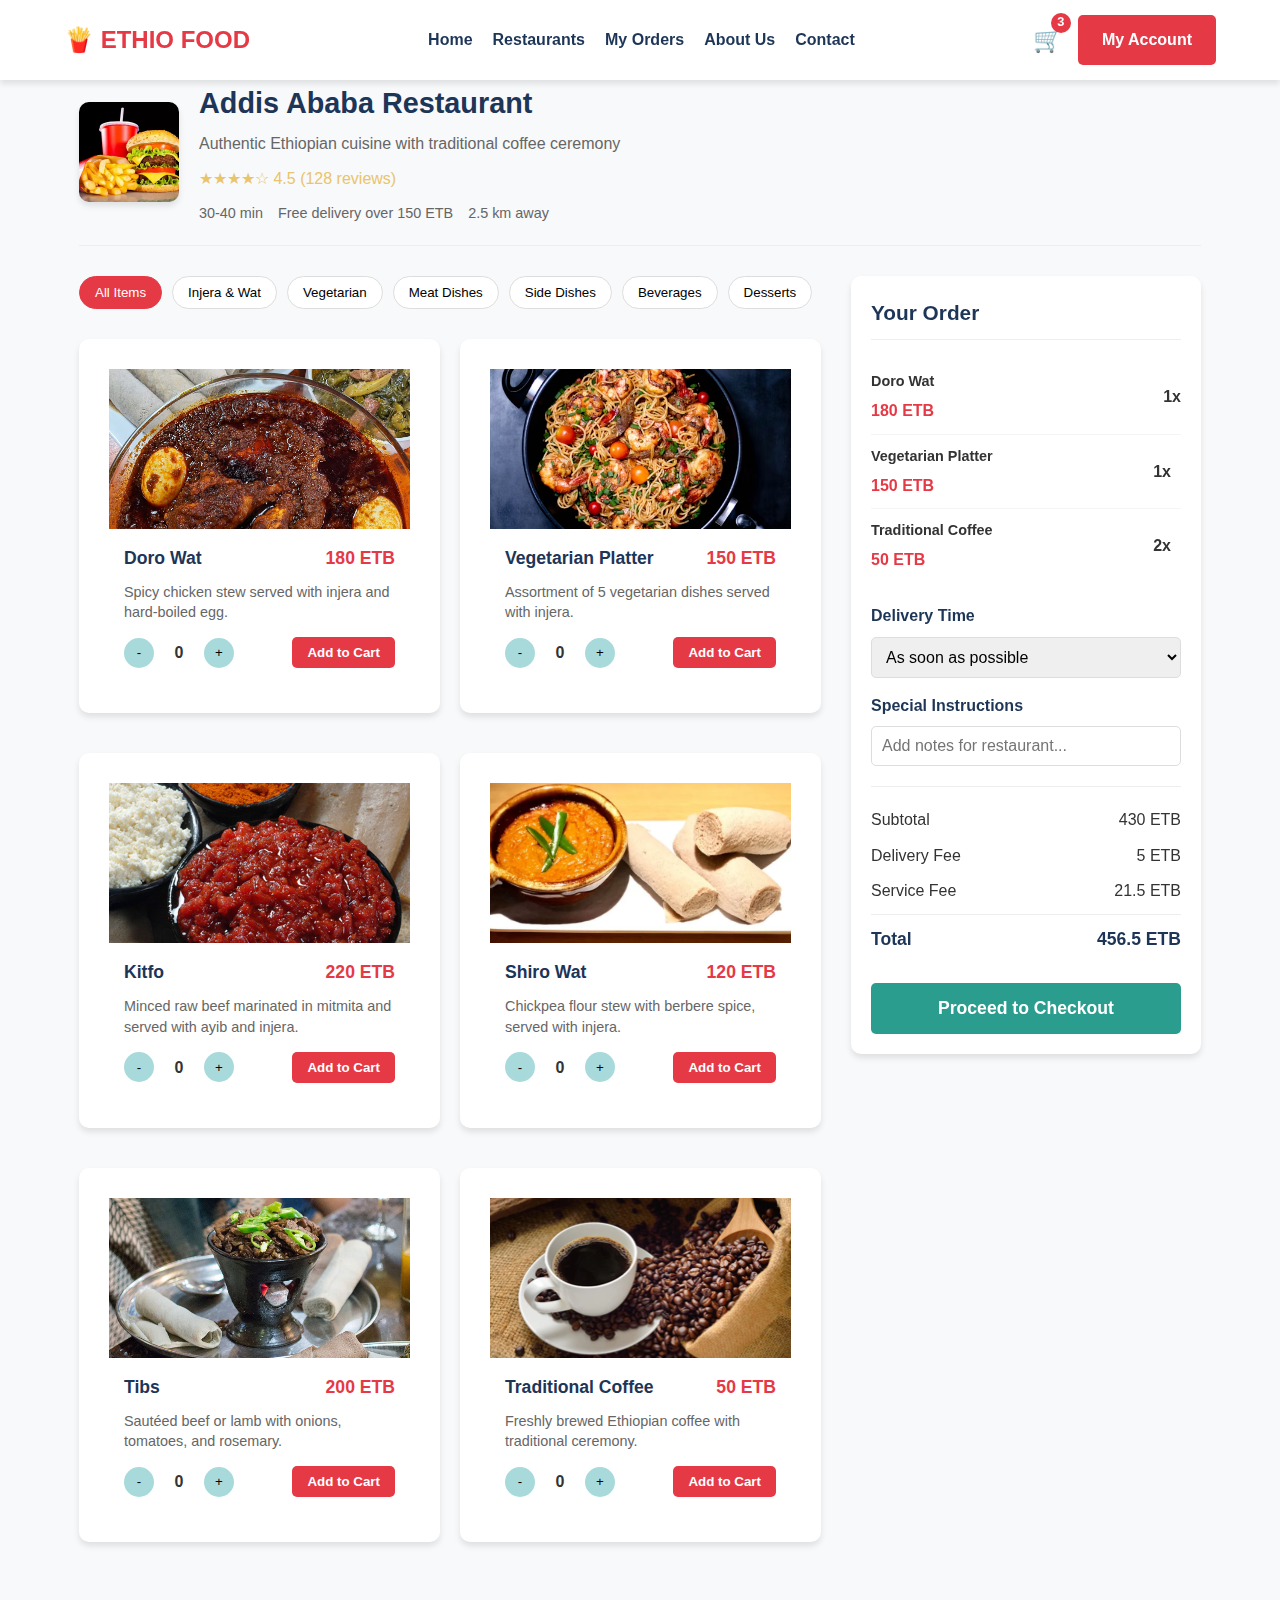
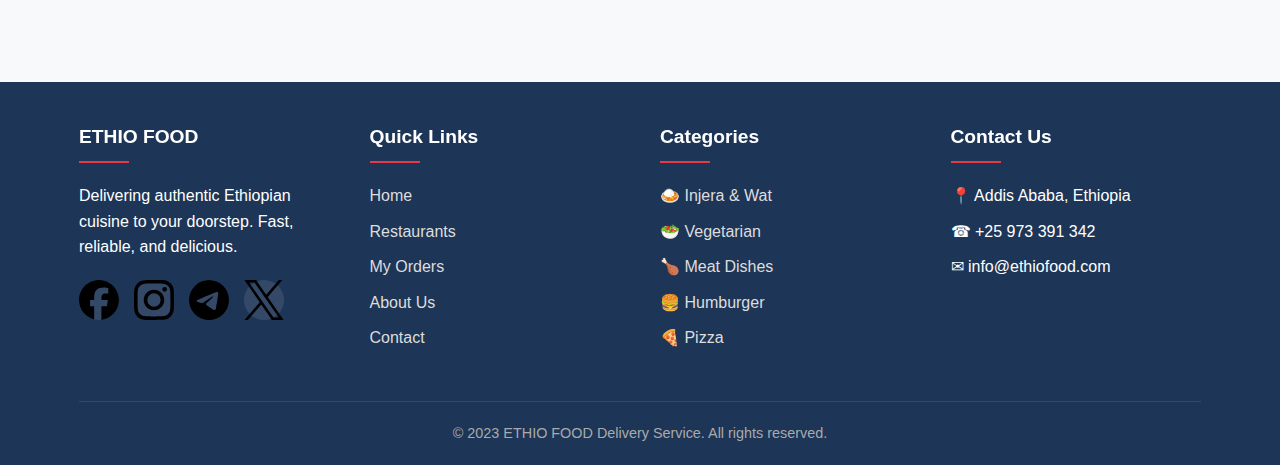
<file: resourse/WEB PROJECT/other parts/order.html>
<!DOCTYPE html>
<html lang="en">
<head>
    <meta charset="UTF-8">
    <meta name="viewport" content="width=device-width, initial-scale=1.0">
    <title>Order Food - ETHIO FOOD</title>
    <link rel="stylesheet" href="all.css">

</head>
<body>
    
    <header>
        <div class="container header-container">
            <a href="#" class="logo">
               &#127839; ETHIO FOOD
            </a>
            
            <div class="mobile-menu">
                &#9776;
            </div>
            
            <nav>
                <ul>
                    <li><a href="#">Home</a></li>
                    <li><a href="#">Restaurants</a></li>
                    <li><a href="#">My Orders</a></li>
                    <li><a href="#">About Us</a></li>
                    <li><a href="#">Contact</a></li>
                </ul>
            </nav>
            
            <div class="user-actions">
                <div class="cart-icon">
                    &#128722;
                    <span class="cart-count">3</span>
                </div>
                <a href="#" class="btn">My Account</a>
            </div>
        </div>
    </header>

    
    <div class="container">
      
        <div class="restaurant-header">
            <div class="restaurant-logo">
                <img src="../image/back1_good.webp" alt="Addis Ababa Restaurant">
            </div>
            <div class="restaurant-info">
                <h1>Addis Ababa Restaurant</h1>
                <p>Authentic Ethiopian cuisine with traditional coffee ceremony</p>
                <div class="rating">
                    &#9733;&#9733;&#9733;&#9733;&#9734;
                    <span>4.5 (128 reviews)</span>
                </div>
                <div class="delivery-info">
                    <span> 30-40 min</span>
                    <span> Free delivery over 150 ETB</span>
                    <span> 2.5 km away</span>
                </div>
            </div>
        </div>

        <div class="order-container">
           
            <div class="menu-section">
              
                <div class="menu-categories">
                    <button class="category-btn active">All Items</button>
                    <button class="category-btn">Injera & Wat</button>
                    <button class="category-btn">Vegetarian</button>
                    <button class="category-btn">Meat Dishes</button>
                    <button class="category-btn">Side Dishes</button>
                    <button class="category-btn">Beverages</button>
                    <button class="category-btn">Desserts</button>
                </div>

                
                <div class="menu-items">
                   
                    <div class="menu-item card">
                        <div class="item-image" style="background-image: url('../image/food9.avif');"></div>
                        <div class="item-info">
                            <div class="item-header">
                                <h3 class="item-name">Doro Wat</h3>
                                <span class="item-price">180 ETB</span>
                            </div>
                            <p class="item-description">Spicy chicken stew served with injera and hard-boiled egg.</p>
                            <div class="item-actions">
                                <div class="quantity-controls">
                                    <button class="quantity-btn minus">-</button>
                                    <span class="quantity">0</span>
                                    <button class="quantity-btn plus">+</button>
                                </div>
                                <button class="add-to-cart">Add to Cart</button>
                            </div>
                        </div>
                    </div>

                    
                    <div class="menu-item card">
                        <div class="item-image" style="background-image: url('../image/food4.avif');"></div>
                        <div class="item-info">
                            <div class="item-header">
                                <h3 class="item-name">Vegetarian Platter</h3>
                                <span class="item-price">150 ETB</span>
                            </div>
                            <p class="item-description">Assortment of 5 vegetarian dishes served with injera.</p>
                            <div class="item-actions">
                                <div class="quantity-controls">
                                    <button class="quantity-btn minus">-</button>
                                    <span class="quantity">0</span>
                                    <button class="quantity-btn plus">+</button>
                                </div>
                                <button class="add-to-cart">Add to Cart</button>
                            </div>
                        </div>
                    </div>

                   
                    <div class="menu-item card">
                        <div class="item-image" style="background-image: url('../image/food5.jpg');"></div>
                        <div class="item-info">
                            <div class="item-header">
                                <h3 class="item-name">Kitfo</h3>
                                <span class="item-price">220 ETB</span>
                            </div>
                            <p class="item-description">Minced raw beef marinated in mitmita and served with ayib and injera.</p>
                            <div class="item-actions">
                                <div class="quantity-controls">
                                    <button class="quantity-btn minus">-</button>
                                    <span class="quantity">0</span>
                                    <button class="quantity-btn plus">+</button>
                                </div>
                                <button class="add-to-cart">Add to Cart</button>
                            </div>
                        </div>
                    </div>

                    
                    <div class="menu-item card">
                        <div class="item-image" style="background-image: url('../image/food6.webp');"></div>
                        <div class="item-info">
                            <div class="item-header">
                                <h3 class="item-name">Shiro Wat</h3>
                                <span class="item-price">120 ETB</span>
                            </div>
                            <p class="item-description">Chickpea flour stew with berbere spice, served with injera.</p>
                            <div class="item-actions">
                                <div class="quantity-controls">
                                    <button class="quantity-btn minus">-</button>
                                    <span class="quantity">0</span>
                                    <button class="quantity-btn plus">+</button>
                                </div>
                                <button class="add-to-cart">Add to Cart</button>
                            </div>
                        </div>
                    </div>

                   
                    <div class="menu-item card">
                        <div class="item-image" style="background-image: url('../image/food7.jpg');"></div>
                        <div class="item-info">
                            <div class="item-header">
                                <h3 class="item-name">Tibs</h3>
                                <span class="item-price">200 ETB</span>
                            </div>
                            <p class="item-description">Sautéed beef or lamb with onions, tomatoes, and rosemary.</p>
                            <div class="item-actions">
                                <div class="quantity-controls">
                                    <button class="quantity-btn minus">-</button>
                                    <span class="quantity">0</span>
                                    <button class="quantity-btn plus">+</button>
                                </div>
                                <button class="add-to-cart">Add to Cart</button>
                            </div>
                        </div>
                    </div>

                   
                    <div class="menu-item card">
                        <div class="item-image" style="background-image: url('../image/food8.jpg');"></div>
                        <div class="item-info">
                            <div class="item-header">
                                <h3 class="item-name">Traditional Coffee</h3>
                                <span class="item-price">50 ETB</span>
                            </div>
                            <p class="item-description">Freshly brewed Ethiopian coffee with traditional ceremony.</p>
                            <div class="item-actions">
                                <div class="quantity-controls">
                                    <button class="quantity-btn minus">-</button>
                                    <span class="quantity">0</span>
                                    <button class="quantity-btn plus">+</button>
                                </div>
                                <button class="add-to-cart">Add to Cart</button>
                            </div>
                        </div>
                    </div>
                </div>
            </div>

            
            <div class="order-summary">
                <h2 class="summary-title">Your Order</h2>
                
               
                <div class="cart-items">
                    <div class="cart-item">
                        <div class="cart-item-info">
                            <h4>Doro Wat</h4>
                            <span class="cart-item-price">180 ETB</span>
                        </div>
                        <div class="cart-item-controls">
                            <span class="cart-item-quantity">1x</span>
                        </div>
                    </div>
                    <div class="cart-item">
                        <div class="cart-item-info">
                            <h4>Vegetarian Platter</h4>
                            <span class="cart-item-price">150 ETB</span>
                        </div>
                        <div class="cart-item-controls">
                            <span class="cart-item-quantity">1x</span>
                            <i class="fas fa-trash remove-item"></i>
                        </div>
                    </div>
                    <div class="cart-item">
                        <div class="cart-item-info">
                            <h4>Traditional Coffee</h4>
                            <span class="cart-item-price">50 ETB</span>
                        </div>
                        <div class="cart-item-controls">
                            <span class="cart-item-quantity">2x</span>
                            <i class="fas fa-trash remove-item"></i>
                        </div>
                    </div>
                </div>

                
                <div class="delivery-options">
                    <div class="option-group">
                        <label class="option-label">Delivery Time</label>
                        <select class="option-select">
                            <option>As soon as possible</option>
                            <option>Schedule for later</option>
                        </select>
                    </div>
                    <div class="option-group">
                        <label class="option-label">Special Instructions</label>
                        <input type="text" class="option-input" placeholder="Add notes for restaurant...">
                    </div>
                </div>

               
                <div class="summary-totals">
                    <div class="total-line">
                        <span>Subtotal</span>
                        <span>430 ETB</span>
                    </div>
                    <div class="total-line">
                        <span>Delivery Fee</span>
                        <span>5 ETB</span>
                    </div>
                    <div class="total-line">
                        <span>Service Fee</span>
                        <span>21.5 ETB</span>
                    </div>
                    <div class="total-line final">
                        <span>Total</span>
                        <span>456.5 ETB</span>
                    </div>
                </div>

                <button class="checkout-btn">Proceed to Checkout</button>
            </div>
        </div>
    </div>

   
    <footer>
        <div class="container">
            <div class="footer-grid">
                <div class="footer-col">
                    <h3>ETHIO FOOD</h3>
                    <p>Delivering authentic Ethiopian cuisine to your doorstep. Fast, reliable, and delicious.</p>
                    <div class="social-links">
                        <a href="#"><img src="../image/facebook.svg" alt=""></a>
                        <a href="#"><img src="../image/instagram.svg" alt=""></a>
                        <a href="#"><img src="../image/telegram.svg" alt=""></a>
                        <a href="#"><img src="../image/twitter.svg" alt=""></a>
                    </div>
                </div>
                
                <div class="footer-col">
                    <h3>Quick Links</h3>
                    <ul>
                        <li><a href="#">Home</a></li>
                        <li><a href="#">Restaurants</a></li>
                        <li><a href="#">My Orders</a></li>
                        <li><a href="#">About Us</a></li>
                        <li><a href="#">Contact</a></li>
                    </ul>
                </div>
                
                <div class="footer-col">
                    <h3>Categories</h3>
                      <ul>
                        <li><a href="#">&#127835; Injera & Wat</a></li>
                        <li><a href="#">&#129367; Vegetarian</a></li>
                        <li><a href="#">&#127831; Meat Dishes</a></li>
                        <li><a href="#">&#127828; Humburger</a></li>
                        <li><a href="#">&#127829; Pizza</a></li>
                    </ul>
                </div>
                
                <div class="footer-col">
                    <h3>Contact Us</h3>
                   <ul>
                        <li>📍 Addis Ababa, Ethiopia</li>
                        <li>☎ +25 973 391 342</li>
                        <li>✉ info@ethiofood.com</li>
                    </ul>
                </div>
            </div>
            
            <div class="copyright">
                <p>&copy; 2023 ETHIO FOOD Delivery Service. All rights reserved.</p>
            </div>
        </div>
    </footer>


</body>
</html>
</file>
<file: style/style.css>
/* Custom CSS: style.css */

/* --- 1. Global Variables & Colors --- */
:root {
    /* Define your primary color here (adjust to your preference!) */
    --primary-color: #3498db; /* A strong, clean blue */
    --primary-color-hover: #2980b9;
    --heading-font: 'Arial', sans-serif;
    --body-font: 'Helvetica', sans-serif;
    --section-bg-light: #f9f9f9;
}

body {
    font-family: var(--body-font);
    line-height: 1.6;
    color: #333;
}

h1, h2, h3, .display-3, .display-5 {
    font-family: var(--heading-font);
    font-weight: 700;
}
p{
  color: brown;
  font-size: medium;
  font-weight: 200;
}

/* --- 2. Utility & Spacing --- */
.section-padding {
    padding: 80px 0;
    background-color:#eff2ee ; /* Consistent vertical spacing for all sections */
}

/* --- 3. Header/Hero Section --- */
#hero {
    /* Ensure the content is visible below the fixed navbar */
    padding-top: 56px; 
    background-color: #e8f4e1;
}

.profile-img {
    width: 250px;
    height: 250px;
    object-fit: cover;
    border: 5px solid var(--primary-color);
}

/* --- 4. Customizing Bootstrap Components --- */
/* Custom Button Look */
.btn-primary {
    background-color: var(--primary-color);
    border-color: var(--primary-color);
    transition: background-color 0.3s;
}

.btn-primary:hover {
    background-color: var(--primary-color-hover);
    border-color: var(--primary-color-hover);
}

/* Custom Navbar Links */
.navbar-brand {
    font-weight: bold;
    font-size: 1.5rem;
}

.navbar-nav .nav-link:hover {
    color: var(--primary-color) !important;
}

/* Social Media Icons */
.btn-social {
    width: 45px;
    height: 45px;
    border-radius: 50%;
    display: inline-flex;
    align-items: center;
    justify-content: center;
    margin-right: 8px;
    transition: background-color 0.3s, color 0.3s;
}

.btn-social:hover {
    background-color: var(--primary-color);
    color: white;
}

/* --- 5. Project Card Enhancements --- */
.project-card {
    border-radius: 10px;
    overflow: hidden;
    transition: transform 0.3s ease, box-shadow 0.3s ease;
}

.project-card:hover {
    transform: translateY(-5px);
    box-shadow: 0 15px 30px rgba(0, 0, 0, 0.15);
}

.card-img-top {
    height: 200px;
    object-fit: cover;
}

/* --- 6. Footer Styling --- */
footer {
    background-color: #2c3e50 !important; /* A darker, professional color */
}
</file>
<file: resourse/WEB PROJECT/style.css>
:root {
            --primary: #e63946;
            --secondary: #f1faee;
            --accent: #a8dadc;
            --dark: #1d3557;
            --light: #f8f9fa;
            --success: #2a9d8f;
            --warning: #e9c46a;
            --danger: #e63946;
            --shadow: 0 4px 6px rgba(0, 0, 0, 0.1);
            --transition: all 0.3s ease;
        }

        
        * {
            margin: 0;
            padding: 0;
            box-sizing: border-box;
            font-family: 'Segoe UI', Tahoma, Geneva, Verdana, sans-serif;
        }

        body {
            background-color: var(--light);
            color: #333;
            line-height: 1.6;
        }

        .container {
            width: 90%;
            max-width: 1200px;
            margin: 0 auto;
            padding: 0 15px;
        }

        .btn {
            display: inline-block;
            padding: 10px 20px;
            background-color: var(--primary);
            color: white;
            border: none;
            border-radius: 5px;
            cursor: pointer;
            text-decoration: none;
            font-weight: 600;
            transition: var(--transition);
        }

        .btn:hover {
            background-color: var(--dark);
            transform: translateY(-2px);
        }

        .btn-secondary {
            background-color: var(--accent);
            color: var(--dark);
        }

        .btn-secondary:hover {
            background-color: var(--dark);
            color: white;
        }

        .card {
            background: white;
            border-radius: 10px;
            box-shadow: var(--shadow);
            padding: 20px;
            margin-bottom: 20px;
            transition: var(--transition);
        }

        .card:hover {
            transform: translateY(-5px);
            box-shadow: 0 10px 20px rgba(0, 0, 0, 0.1);
        }

        
        header {
            background-color: white;
            box-shadow: var(--shadow);
            position: sticky;
            top: 0;
            z-index: 100;
        }

        .header-container {
            display: flex;
            justify-content: space-between;
            align-items: center;
            padding: 15px 0;
        }

        .logo {
            display: flex;
            align-items: center;
            gap: 10px;
            font-size: 1.5rem;
            font-weight: 700;
            color: var(--primary);
            text-decoration: none;
        }

        .logo i {
            font-size: 1.8rem;
        }

        nav ul {
            display: flex;
            list-style: none;
            gap: 20px;
        }

        nav a {
            text-decoration: none;
            color: var(--dark);
            font-weight: 600;
            transition: var(--transition);
        }

        nav a:hover {
            color: var(--primary);
        }

        .auth-buttons {
            display: flex;
            gap: 10px;
        }

        .mobile-menu {
            display: none;
            font-size: 1.5rem;
            cursor: pointer;
        }

        
        .hero {
            background: linear-gradient(rgba(0, 0, 0, 0.7), rgba(0, 0, 0, 0.7)), url('./image/photo-1504674900247-0877df9cc836.avif');
            background-size: cover;
            background-position: center;
            color: rgb(245, 240, 240);
            padding: 100px 0;
            text-align: center;
        }

        .hero h1 {
            font-size: 3rem;
            margin-bottom: 20px;
        }

        .hero p {
            font-size: 1.2rem;
            max-width: 700px;
            margin: 0 auto 30px;
        }

        .features {
            padding: 80px 0;
            background-color: var(--secondary);
            background: url('./image/photo-1504674900247-0877df9cc836.avif');
        }

        .section-title {
            text-align: center;
            margin-bottom: 50px;
            color: var(--dark);
        }

        .section-title h2 {
            font-size: 2.5rem;
            margin-bottom: 10px;
        }

        .section-title p {
            color: #5ce91b;
            max-width: 600px;
            margin: 0 auto;
        }
        

        .features-grid {
            display: grid;
            grid-template-columns: repeat(auto-fit, minmax(300px, 1fr));
            gap: 30px;
        }
        .feature {
            text-align: center;
            padding: 30px 20px;
        }

        .feature i {
            font-size: 3rem;
            color: var(--primary);
            margin-bottom: 20px;
        }

        .feature h3 {
            font-size: 1.5rem;
            margin-bottom: 15px;
            color: var(--dark);
        }

        
        .restaurants {
            padding: 80px 0;
            background-color: var(--secondary);
        }

        .restaurants-grid {
            display: grid;
            grid-template-columns: repeat(auto-fit, minmax(280px, 1fr));
            gap: 30px;
        }

        .restaurant-card {
            border-radius: 10px;
            overflow: hidden;
            box-shadow: var(--shadow);
            transition: var(--transition);
        }

        .restaurant-card:hover {
            transform: translateY(-5px);
        }

        .restaurant-img {
            height: 200px;
            background-size: cover;
            background-position: center;
        }

        .restaurant-info {
            padding: 20px;
            background: rgb(169, 233, 147);
        }

        .restaurant-info h3 {
            margin-bottom: 10px;
            color: var(--dark);
        }

        .restaurant-info p {
            color: #666;
            margin-bottom: 15px;
            font-size: 0.9rem;
        }

        .rating {
            color: var(--warning);
            margin-bottom: 15px;
        }

    
        .user-types {
            padding: 80px 0;
            background: url('./image/back2_res.webp');
        }

        .user-types-grid {
            display: grid;
            grid-template-columns: repeat(auto-fit, minmax(300px, 1fr));
            gap: 30px;
        }

        .user-type {
            text-align: center;
            padding: 40px 20px;
            background: rgb(240, 221, 156);
            border-radius: 10px;
            box-shadow: var(--shadow);
        }

        .user-type i {
            font-size: 3rem;
            color: var(--primary);
            margin-bottom: 20px;
        }

        .user-type h3 {
            font-size: 1.5rem;
            margin-bottom: 15px;
            color: var(--dark);
        }
        .user-type .container{
          
        }

        
        footer {
            background-color: var(--dark);
            color: white;
            padding: 60px 0 20px;
        }

        .footer-grid {
            display: grid;
            grid-template-columns: repeat(auto-fit, minmax(200px, 1fr));
            gap: 40px;
            margin-bottom: 40px;
        }

        .footer-col h3 {
            font-size: 1.2rem;
            margin-bottom: 20px;
            position: relative;
            padding-bottom: 10px;
        }

        .footer-col h3::after {
            content: '';
            position: absolute;
            left: 0;
            bottom: 0;
            width: 50px;
            height: 2px;
            background-color: var(--primary);
        }

        .footer-col ul {
            list-style: none;
        }

        .footer-col ul li {
            margin-bottom: 10px;
        }

        .footer-col a {
            color: #ddd;
            text-decoration: none;
            transition: var(--transition);
        }

        .footer-col a:hover {
            color: var(--primary);
            padding-left: 5px;
        }

        .social-links {
            display: flex;
            gap: 15px;
            margin-top: 20px;
        }

        .social-links a {
            display: inline-flex;
            align-items: center;
            justify-content: center;
            width: 40px;
            height: 40px;
            background-color: rgba(255, 255, 255, 0.1);
            border-radius: 50%;
            transition: var(--transition);
        }

        .social-links a:hover {
            background-color: var(--primary);
            transform: translateY(-3px);
        }

        .copyright {
            text-align: center;
            padding-top: 20px;
            border-top: 1px solid rgba(255, 255, 255, 0.1);
            font-size: 0.9rem;
            color: #aaa;
        }

        
        @media (max-width: 768px) {
            .header-container {
                flex-wrap: wrap;
            }

            nav {
                width: 100%;
                margin-top: 15px;
                display: none;
            }

            nav.active {
                display: block;
            }

            nav ul {
                flex-direction: column;
                gap: 10px;
            }

            .mobile-menu {
                display: block;
            }

            .hero h1 {
                font-size: 2.2rem;
            }

            .hero p {
                font-size: 1rem;
            }
        }
</file>
<file: resourse/WEB PROJECT/other parts/all.css>
:root {
            --primary: #e63946;
            --secondary: #f1faee;
            --accent: #a8dadc;
            --dark: #1d3557;
            --light: #f8f9fa;
            --success: #2a9d8f;
            --warning: #e9c46a;
            --danger: #e63946;
            --shadow: 0 4px 6px rgba(0, 0, 0, 0.1);
            --transition: all 0.3s ease;
        }

       
        * {
            margin: 0;
            padding: 0;
            box-sizing: border-box;
            font-family: 'Segoe UI', Tahoma, Geneva, Verdana, sans-serif;
        }

        body {
            background-color: var(--light);
            color: #333;
            line-height: 1.6;
        }

        .container {
            width: 90%;
            max-width: 1200px;
            margin: 0 auto;
            padding: 0 15px;
        }

        .btn {
            display: inline-block;
            padding: 10px 20px;
            background-color: var(--primary);
            color: white;
            border: none;
            border-radius: 5px;
            cursor: pointer;
            text-decoration: none;
            font-weight: 600;
            transition: var(--transition);
        }

        .btn:hover {
            background-color: var(--dark);
            transform: translateY(-2px);
        }

        .btn-secondary {
            background-color: var(--accent);
            color: var(--dark);
        }

        .btn-secondary:hover {
            background-color: var(--dark);
            color: white;
        }

        .btn-success {
            background-color: var(--success);
        }

        .btn-success:hover {
            background-color: #248277;
        }

        .card {
            background: white;
            border-radius: 10px;
            box-shadow: var(--shadow);
            padding: 20px;
            margin-bottom: 20px;
            transition: var(--transition);
        }

        .card:hover {
            transform: translateY(-5px);
            box-shadow: 0 10px 20px rgba(0, 0, 0, 0.1);
        }

        
        header {
            background-color: white;
            box-shadow: var(--shadow);
            position: sticky;
            top: 0;
            z-index: 100;
        }

        .header-container {
            display: flex;
            justify-content: space-between;
            align-items: center;
            padding: 15px 0;
        }

        .logo {
            display: flex;
            align-items: center;
            gap: 10px;
            font-size: 1.5rem;
            font-weight: 700;
            color: var(--primary);
            text-decoration: none;
        }

        .logo i {
            font-size: 1.8rem;
        }

        nav ul {
            display: flex;
            list-style: none;
            gap: 20px;
        }

        nav a {
            text-decoration: none;
            color: var(--dark);
            font-weight: 600;
            transition: var(--transition);
        }

        nav a:hover {
            color: var(--primary);
        }

        .user-actions {
            display: flex;
            align-items: center;
            gap: 15px;
        }

        .cart-icon {
            position: relative;
            font-size: 1.5rem;
            color: var(--dark);
            cursor: pointer;
        }

        .cart-count {
            position: absolute;
            top: -8px;
            right: -8px;
            background-color: var(--primary);
            color: white;
            border-radius: 50%;
            width: 20px;
            height: 20px;
            display: flex;
            align-items: center;
            justify-content: center;
            font-size: 0.8rem;
            font-weight: bold;
        }

        .mobile-menu {
            display: none;
            font-size: 1.5rem;
            cursor: pointer;
        }

        
        .order-container {
            display: grid;
            grid-template-columns: 1fr 350px;
            gap: 30px;
            margin: 30px 0;
        }

       
        .restaurant-header {
            display: flex;
            align-items: center;
            gap: 20px;
            margin-bottom: 30px;
            padding-bottom: 20px;
            border-bottom: 1px solid #eee;
        }

        .restaurant-logo {
            width: 100px;
            height: 100px;
            border-radius: 10px;
            overflow: hidden;
            box-shadow: var(--shadow);
        }

        .restaurant-logo img {
            width: 100%;
            height: 100%;
            object-fit: cover;
        }

        .restaurant-info h1 {
            font-size: 1.8rem;
            margin-bottom: 5px;
            color: var(--dark);
        }

        .restaurant-info p {
            color: #666;
            margin-bottom: 10px;
        }

        .rating {
            color: var(--warning);
            margin-bottom: 10px;
        }

        .delivery-info {
            display: flex;
            gap: 15px;
            font-size: 0.9rem;
            color: #666;
        }

       
        .menu-categories {
            display: flex;
            gap: 10px;
            margin-bottom: 20px;
            overflow-x: auto;
            padding-bottom: 10px;
        }

        .category-btn {
            padding: 8px 15px;
            background-color: white;
            border: 1px solid #ddd;
            border-radius: 20px;
            cursor: pointer;
            transition: var(--transition);
            white-space: nowrap;
        }

        .category-btn.active {
            background-color: var(--primary);
            color: white;
            border-color: var(--primary);
        }

        .category-btn:hover:not(.active) {
            background-color: #f5f5f5;
        }

        /* Menu Items */
        .menu-section {
            margin-bottom: 40px;
        }

        .section-title {
            font-size: 1.5rem;
            margin-bottom: 20px;
            color: var(--dark);
            padding-bottom: 10px;
            border-bottom: 2px solid var(--accent);
        }

        .menu-items {
            display: grid;
            grid-template-columns: repeat(auto-fill, minmax(280px, 1fr));
            gap: 20px;
        }

        .menu-item {
            background: white;
            border-radius: 10px;
            overflow: hidden;
            box-shadow: var(--shadow);
            transition: var(--transition);
        }

        .menu-item:hover {
            transform: translateY(-5px);
        }

        .item-image {
            height: 160px;
            background-size: cover;
            background-position: center;
        }

        .item-info {
            padding: 15px;
        }

        .item-header {
            display: flex;
            justify-content: space-between;
            align-items: flex-start;
            margin-bottom: 10px;
        }

        .item-name {
            font-weight: 600;
            font-size: 1.1rem;
            color: var(--dark);
        }

        .item-price {
            font-weight: 700;
            color: var(--primary);
            font-size: 1.1rem;
        }

        .item-description {
            color: #666;
            font-size: 0.9rem;
            margin-bottom: 15px;
            line-height: 1.4;
        }

        .item-actions {
            display: flex;
            justify-content: space-between;
            align-items: center;
        }

        .quantity-controls {
            display: flex;
            align-items: center;
            gap: 10px;
        }

        .quantity-btn {
            width: 30px;
            height: 30px;
            border-radius: 50%;
            background-color: var(--accent);
            border: none;
            display: flex;
            align-items: center;
            justify-content: center;
            cursor: pointer;
            transition: var(--transition);
        }

        .quantity-btn:hover {
            background-color: var(--dark);
            color: white;
        }

        .quantity {
            font-weight: 600;
            min-width: 30px;
            text-align: center;
        }

        .add-to-cart {
            padding: 8px 15px;
            background-color: var(--primary);
            color: white;
            border: none;
            border-radius: 5px;
            cursor: pointer;
            font-weight: 600;
            transition: var(--transition);
        }

        .add-to-cart:hover {
            background-color: var(--dark);
        }

       
        .order-summary {
            background: white;
            border-radius: 10px;
            box-shadow: var(--shadow);
            padding: 20px;
            position: sticky;
            top: 100px;
            height: fit-content;
        }

        .summary-title {
            font-size: 1.3rem;
            margin-bottom: 20px;
            color: var(--dark);
            padding-bottom: 10px;
            border-bottom: 1px solid #eee;
        }

        .cart-items {
            max-height: 300px;
            overflow-y: auto;
            margin-bottom: 20px;
        }

        .cart-item {
            display: flex;
            justify-content: space-between;
            align-items: center;
            padding: 10px 0;
            border-bottom: 1px solid #f5f5f5;
        }

        .cart-item:last-child {
            border-bottom: none;
        }

        .cart-item-info h4 {
            font-size: 0.9rem;
            margin-bottom: 5px;
        }

        .cart-item-price {
            color: var(--primary);
            font-weight: 600;
        }

        .cart-item-controls {
            display: flex;
            align-items: center;
            gap: 10px;
        }

        .cart-item-quantity {
            font-weight: 600;
        }

        .remove-item {
            color: var(--danger);
            cursor: pointer;
            transition: var(--transition);
        }

        .remove-item:hover {
            transform: scale(1.2);
        }

        .summary-totals {
            margin-top: 20px;
            padding-top: 20px;
            border-top: 1px solid #eee;
        }

        .total-line {
            display: flex;
            justify-content: space-between;
            margin-bottom: 10px;
        }

        .total-line.final {
            font-weight: 700;
            font-size: 1.1rem;
            color: var(--dark);
            margin-top: 10px;
            padding-top: 10px;
            border-top: 1px solid #eee;
        }

        .checkout-btn {
            width: 100%;
            padding: 15px;
            margin-top: 20px;
            background-color: var(--success);
            color: white;
            border: none;
            border-radius: 5px;
            font-size: 1.1rem;
            font-weight: 600;
            cursor: pointer;
            transition: var(--transition);
        }

        .checkout-btn:hover {
            background-color: #248277;
        }

        .checkout-btn:disabled {
            background-color: #ccc;
            cursor: not-allowed;
        }

        
        .delivery-options {
            margin-top: 20px;
        }

        .option-group {
            margin-bottom: 15px;
        }

        .option-label {
            display: block;
            margin-bottom: 8px;
            font-weight: 600;
            color: var(--dark);
        }

        .option-select, .option-input {
            width: 100%;
            padding: 10px;
            border: 1px solid #ddd;
            border-radius: 5px;
            font-size: 1rem;
        }

       
        footer {
            background-color: var(--dark);
            color: white;
            padding: 60px 0 20px;
            margin-top: 50px;
        }

        .footer-grid {
            display: grid;
            grid-template-columns: repeat(auto-fit, minmax(200px, 1fr));
            gap: 40px;
            margin-bottom: 40px;
        }

        .footer-col h3 {
            font-size: 1.2rem;
            margin-bottom: 20px;
            position: relative;
            padding-bottom: 10px;
        }

        .footer-col h3::after {
            content: '';
            position: absolute;
            left: 0;
            bottom: 0;
            width: 50px;
            height: 2px;
            background-color: var(--primary);
        }

        .footer-col ul {
            list-style: none;
        }

        .footer-col ul li {
            margin-bottom: 10px;
        }

        .footer-col a {
            color: #ddd;
            text-decoration: none;
            transition: var(--transition);
        }

        .footer-col a:hover {
            color: var(--primary);
            padding-left: 5px;
        }

        .social-links {
            display: flex;
            gap: 15px;
            margin-top: 20px;
        }

        .social-links a {
            display: inline-flex;
            align-items: center;
            justify-content: center;
            width: 40px;
            height: 40px;
            background-color: rgba(255, 255, 255, 0.1);
            border-radius: 50%;
            transition: var(--transition);
        }

        .social-links a:hover {
            background-color: var(--primary);
            transform: translateY(-3px);
        }

        .copyright {
            text-align: center;
            padding-top: 20px;
            border-top: 1px solid rgba(255, 255, 255, 0.1);
            font-size: 0.9rem;
            color: #aaa;
        }

        /* Empty Cart State */
        .empty-cart {
            text-align: center;
            padding: 30px 0;
            color: #666;
        }

        .empty-cart i {
            font-size: 3rem;
            margin-bottom: 15px;
            color: #ddd;
        }

        
        @media (max-width: 992px) {
            .order-container {
                grid-template-columns: 1fr;
            }
            
            .order-summary {
                position: static;
                margin-top: 30px;
            }
        }

        @media (max-width: 768px) {
            .header-container {
                flex-wrap: wrap;
            }

            nav {
                width: 100%;
                margin-top: 15px;
                display: none;
            }

            nav.active {
                display: block;
            }

            nav ul {
                flex-direction: column;
                gap: 10px;
            }

            .mobile-menu {
                display: block;
            }
            
            .restaurant-header {
                flex-direction: column;
                text-align: center;
            }
            
            .delivery-info {
                justify-content: center;
            }
            
            .menu-items {
                grid-template-columns: 1fr;
            }
        }
/* login page css */
   * {
            margin: 0;
            padding: 0;
            box-sizing: border-box;
            font-family: 'Segoe UI', Tahoma, Geneva, Verdana, sans-serif;
        }

        body {
            background-color: var(--light);
            color: #333;
            line-height: 1.6;
            display: flex;
            flex-direction: column;
            min-height: 100vh;
        }

        .container {
            width: 90%;
            max-width: 1200px;
            margin: 0 auto;
            padding: 0 15px;
        }

        .btn {
            display: inline-block;
            padding: 12px 24px;
            background-color: var(--primary);
            color: white;
            border: none;
            border-radius: 5px;
            cursor: pointer;
            text-decoration: none;
            font-weight: 600;
            transition: var(--transition);
            text-align: center;
            width: 100%;
        }

        .btn:hover {
            background-color: var(--dark);
            transform: translateY(-2px);
        }

        .btn-secondary {
            background-color: var(--accent);
            color: var(--dark);
        }

        .btn-secondary:hover {
            background-color: var(--dark);
            color: white;
        }

        .btn-google {
            background-color: white;
            color: #333;
            border: 1px solid #ddd;
            display: flex;
            align-items: center;
            justify-content: center;
            gap: 10px;
        }

        .btn-google:hover {
            background-color: #f5f5f5;
            border-color: #ccc;
        }

        .btn-facebook {
            background-color: #3b5998;
            color: white;
            display: flex;
            align-items: center;
            justify-content: center;
            gap: 10px;
        }

        .btn-facebook:hover {
            background-color: #2d4373;
        }

        .card {
            background: white;
            border-radius: 10px;
            box-shadow: var(--shadow);
            padding: 30px;
            transition: var(--transition);
        }

        .card:hover {
            transform: translateY(-5px);
            box-shadow: 0 10px 20px rgba(0, 0, 0, 0.1);
        }

        
        header {
            background-color: white;
            box-shadow: var(--shadow);
            position: sticky;
            top: 0;
            z-index: 100;
        }

        .header-container {
            display: flex;
            justify-content: space-between;
            align-items: center;
            padding: 15px 0;
        }

        .logo {
            display: flex;
            align-items: center;
            gap: 10px;
            font-size: 1.5rem;
            font-weight: 700;
            color: var(--primary);
            text-decoration: none;
        }

        .logo i {
            font-size: 1.8rem;
        }

        nav ul {
            display: flex;
            list-style: none;
            gap: 20px;
        }

        nav a {
            text-decoration: none;
            color: var(--dark);
            font-weight: 600;
            transition: var(--transition);
        }

        nav a:hover {
            color: var(--primary);
        }

        .auth-buttons {
            display: flex;
            gap: 10px;
        }

        .mobile-menu {
            display: none;
            font-size: 1.5rem;
            cursor: pointer;
        }

        
        .auth-section {
            flex: 1;
            display: flex;
            align-items: center;
            justify-content: center;
            padding: 40px 0;
            background: linear-gradient(rgba(29, 53, 87, 0.8), rgba(29, 53, 87, 0.9)), url('../image/back4log.avif');
            background-size: cover;
            background-position: center;
        }

        .auth-container {
            display: flex;
            width: 100%;
            max-width: 1000px;
            border-radius: 15px;
            overflow: hidden;
            box-shadow: 0 15px 30px rgba(0, 0, 0, 0.2);
        }

        .auth-welcome {
            flex: 1;
            background: linear-gradient(135deg, var(--primary), var(--dark));
            color: white;
            padding: 50px;
            display: flex;
            flex-direction: column;
            justify-content: center;
        }

        .auth-welcome h1 {
            font-size: 2.5rem;
            margin-bottom: 20px;
        }

        .auth-welcome p {
            font-size: 1.1rem;
            margin-bottom: 30px;
            opacity: 0.9;
        }

        .auth-features {
            list-style: none;
            margin-top: 30px;
        }

        .auth-features li {
            display: flex;
            align-items: center;
            margin-bottom: 15px;
            font-size: 1rem;
        }

        .auth-features i {
            margin-right: 10px;
            color: var(--accent);
            font-size: 1.2rem;
        }

        .auth-forms {
            flex: 1;
            background: white;
            padding: 50px;
        }

        .form-container {
            width: 100%;
        }

        .form-toggle {
            display: flex;
            margin-bottom: 30px;
            border-bottom: 1px solid #eee;
        }

        .toggle-btn {
            flex: 1;
            padding: 15px;
            text-align: center;
            background: none;
            border: none;
            font-size: 1.2rem;
            font-weight: 600;
            color: #777;
            cursor: pointer;
            transition: var(--transition);
            position: relative;
        }

        .toggle-btn.active {
            color: var(--primary);
        }

        .toggle-btn.active::after {
            content: '';
            position: absolute;
            bottom: -1px;
            left: 0;
            width: 100%;
            height: 3px;
            background-color: var(--primary);
        }

        .auth-form {
            display: none;
        }

        .auth-form.active {
            display: block;
            animation: fadeIn 0.5s ease;
        }

        @keyframes fadeIn {
            from { opacity: 0; transform: translateY(10px); }
            to { opacity: 1; transform: translateY(0); }
        }

        .form-group {
            margin-bottom: 20px;
        }

        .form-label {
            display: block;
            margin-bottom: 8px;
            font-weight: 600;
            color: var(--dark);
        }

        .form-input {
            width: 100%;
            padding: 12px 15px;
            border: 1px solid #ddd;
            border-radius: 5px;
            font-size: 1rem;
            transition: var(--transition);
        }

        .form-input:focus {
            border-color: var(--primary);
            outline: none;
            box-shadow: 0 0 0 3px rgba(230, 57, 70, 0.1);
        }

        .form-options {
            display: flex;
            justify-content: space-between;
            align-items: center;
            margin-bottom: 20px;
        }

        .remember-me {
            display: flex;
            align-items: center;
            gap: 8px;
        }

        .remember-me input {
            width: auto;
        }

        .forgot-password {
            color: var(--primary);
            text-decoration: none;
            font-size: 0.9rem;
            transition: var(--transition);
        }

        .forgot-password:hover {
            text-decoration: underline;
        }

        .divider {
            text-align: center;
            margin: 25px 0;
            position: relative;
        }

        .divider::before {
            content: '';
            position: absolute;
            top: 50%;
            left: 0;
            width: 45%;
            height: 1px;
            background-color: #eee;
        }

        .divider::after {
            content: '';
            position: absolute;
            top: 50%;
            right: 0;
            width: 45%;
            height: 1px;
            background-color: #eee;
        }

        .divider span {
            background: white;
            padding: 0 15px;
            color: #777;
            font-size: 0.9rem;
        }

        .social-login {
            display: flex;
            gap: 15px;
            margin-bottom: 25px;
        }

        .social-btn {
            flex: 1;
            padding: 12px;
            border-radius: 5px;
            border: 1px solid #ddd;
            background: white;
            display: flex;
            align-items: center;
            justify-content: center;
            gap: 10px;
            cursor: pointer;
            transition: var(--transition);
            font-weight: 500;
        }

        .social-btn:hover {
            background: #f9f9f9;
            transform: translateY(-2px);
        }

        .social-btn.google {
            color: #333;
        }

        .social-btn.facebook {
            background: #3b5998;
            color: white;
            border-color: #3b5998;
        }

        .social-btn.facebook:hover {
            background: #2d4373;
        }

        .form-footer {
            text-align: center;
            margin-top: 25px;
            color: #666;
            font-size: 0.9rem;
        }

        .form-footer a {
            color: var(--primary);
            text-decoration: none;
            font-weight: 600;
            transition: var(--transition);
        }

        .form-footer a:hover {
            text-decoration: underline;
        }

        /* Footer */
        footer {
            background-color: var(--dark);
            color: white;
            padding: 40px 0 20px;
        }

        .footer-grid {
            display: grid;
            grid-template-columns: repeat(auto-fit, minmax(200px, 1fr));
            gap: 40px;
            margin-bottom: 40px;
        }

        .footer-col h3 {
            font-size: 1.2rem;
            margin-bottom: 20px;
            position: relative;
            padding-bottom: 10px;
        }

        .footer-col h3::after {
            content: '';
            position: absolute;
            left: 0;
            bottom: 0;
            width: 50px;
            height: 2px;
            background-color: var(--primary);
        }

        .footer-col ul {
            list-style: none;
        }

        .footer-col ul li {
            margin-bottom: 10px;
        }

        .footer-col a {
            color: #ddd;
            text-decoration: none;
            transition: var(--transition);
        }

        .footer-col a:hover {
            color: var(--primary);
            padding-left: 5px;
        }

        .social-links {
            display: flex;
            gap: 15px;
            margin-top: 20px;
        }

        .social-links a {
            display: inline-flex;
            align-items: center;
            justify-content: center;
            width: 40px;
            height: 40px;
            background-color: rgba(255, 255, 255, 0.1);
            border-radius: 50%;
            transition: var(--transition);
        }

        .social-links a:hover {
            background-color: var(--primary);
            transform: translateY(-3px);
        }

        .copyright {
            text-align: center;
            padding-top: 20px;
            border-top: 1px solid rgba(255, 255, 255, 0.1);
            font-size: 0.9rem;
            color: #aaa;
        }

        
        @media (max-width: 992px) {
            .auth-container {
                flex-direction: column;
                max-width: 500px;
            }
            
            .auth-welcome {
                padding: 30px;
            }
        }

        @media (max-width: 768px) {
            .header-container {
                flex-wrap: wrap;
            }

            nav {
                width: 100%;
                margin-top: 15px;
                display: none;
            }

            nav.active {
                display: block;
            }

            nav ul {
                flex-direction: column;
                gap: 10px;
            }

            .mobile-menu {
                display: block;
            }
            
            .auth-forms {
                padding: 30px;
            }
            
            .social-login {
                flex-direction: column;
            }
        }

        @media (max-width: 480px) {
            .auth-welcome, .auth-forms {
                padding: 20px;
            }
            
            .auth-welcome h1 {
                font-size: 2rem;
            }
        }
</file>
